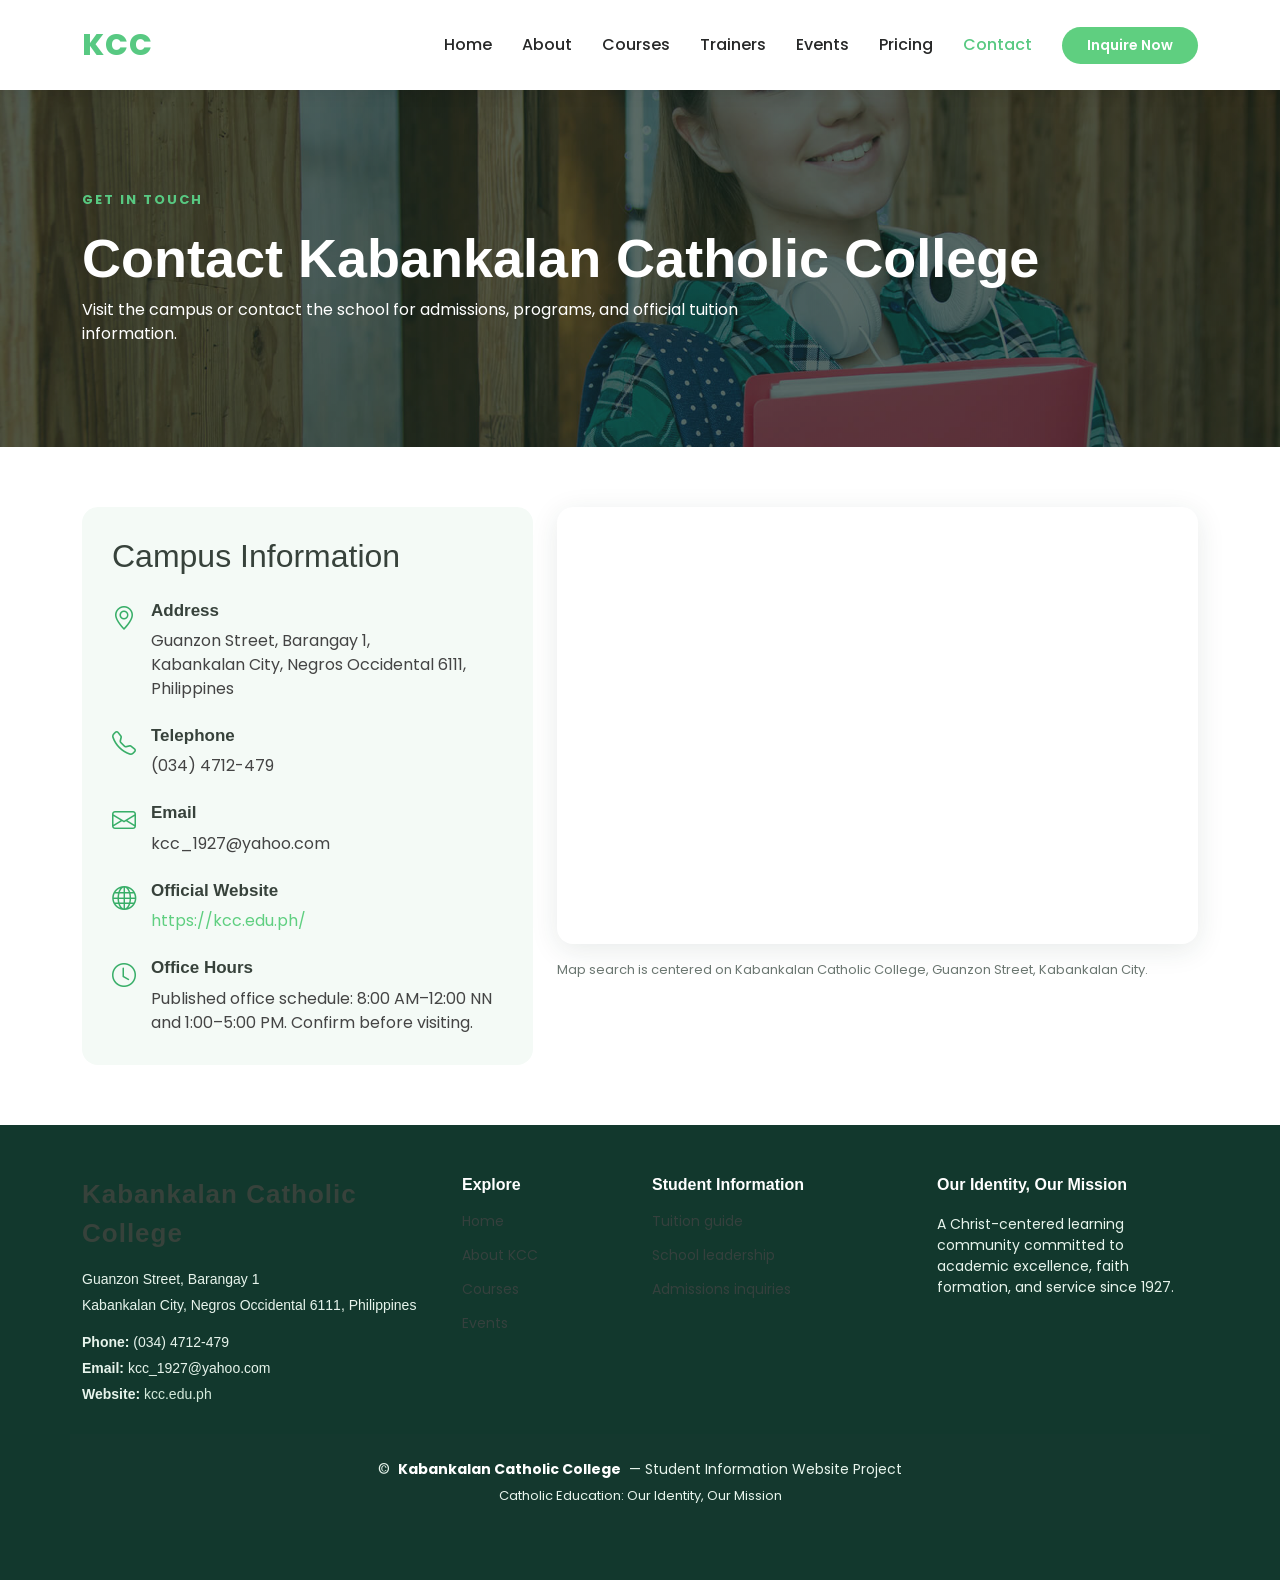
<file: contact.html>
<!DOCTYPE html>
<html lang="en">
<head>
  <meta charset="utf-8">
  <meta content="width=device-width, initial-scale=1.0" name="viewport">
  <title>Contact | Kabankalan Catholic College</title>
  <meta name="description" content="Kabankalan Catholic College, Inc. — Catholic education, academic excellence, faith formation, and service in Kabankalan City.">
  <meta name="keywords" content="Kabankalan Catholic College, KCC, Kabankalan, college programs">
  <link href="assets/img/favicon.png" rel="icon">
  <link href="assets/img/apple-touch-icon.png" rel="apple-touch-icon">
  <link href="https://fonts.googleapis.com" rel="preconnect">
  <link href="https://fonts.gstatic.com" rel="preconnect" crossorigin>
  <link href="https://fonts.googleapis.com/css2?family=Nunito:wght@400;600;700;800&family=Poppins:wght@400;500;600;700;800&display=swap" rel="stylesheet">
  <link href="assets/vendor/bootstrap/css/bootstrap.min.css" rel="stylesheet">
  <link href="assets/vendor/bootstrap-icons/bootstrap-icons.css" rel="stylesheet">
  <link href="assets/vendor/aos/aos.css" rel="stylesheet">
  <link href="assets/vendor/glightbox/css/glightbox.min.css" rel="stylesheet">
  <link href="assets/vendor/swiper/swiper-bundle.min.css" rel="stylesheet">
  <link href="assets/css/main.css" rel="stylesheet">
  <link href="assets/css/kcc-custom.css" rel="stylesheet">
</head>
<body>
<header id="header" class="header d-flex align-items-center sticky-top">
  <div class="container-fluid container-xl position-relative d-flex align-items-center">
    <a href="index.html" class="logo d-flex align-items-center me-auto">
      <span class="sitename">KCC</span>
    </a>
    <nav id="navmenu" class="navmenu">
      <ul>
        <li><a href="index.html" class="">Home<br></a></li>
        <li><a href="about.html" class="">About</a></li>
        <li><a href="courses.html" class="">Courses</a></li>
        <li><a href="trainers.html" class="">Trainers</a></li>
        <li><a href="events.html" class="">Events</a></li>
        <li><a href="pricing.html" class="">Pricing</a></li>
        <li><a href="contact.html" class="active">Contact</a></li>
      </ul>
      <i class="mobile-nav-toggle d-xl-none bi bi-list"></i>
    </nav>
    <a class="btn-getstarted" href="contact.html">Inquire Now</a>
  </div>
</header>
<main id="main">
<section class="page-title" style="background-image:linear-gradient(rgba(18,38,31,.68),rgba(18,38,31,.68)),url('assets/img/hero-bg.jpg');">
      <div class="container"><p class="eyebrow">Get in Touch</p><h1>Contact Kabankalan Catholic College</h1><p>Visit the campus or contact the school for admissions, programs, and official tuition information.</p></div></section>
<section class="section"><div class="container"><div class="row gy-4">
<div class="col-lg-5"><div class="contact-info"><h2>Campus Information</h2>
<div class="contact-item"><i class="bi bi-geo-alt"></i><div><h3>Address</h3><p>Guanzon Street, Barangay 1,<br>Kabankalan City, Negros Occidental 6111, Philippines</p></div></div>
<div class="contact-item"><i class="bi bi-telephone"></i><div><h3>Telephone</h3><p>(034) 4712-479</p></div></div>
<div class="contact-item"><i class="bi bi-envelope"></i><div><h3>Email</h3><p>kcc_1927@yahoo.com</p></div></div>
<div class="contact-item"><i class="bi bi-globe"></i><div><h3>Official Website</h3><p><a href="https://kcc.edu.ph/" target="_blank" rel="noopener">https://kcc.edu.ph/</a></p></div></div>
<div class="contact-item"><i class="bi bi-clock"></i><div><h3>Office Hours</h3><p>Published office schedule: 8:00 AM–12:00 NN and 1:00–5:00 PM. Confirm before visiting.</p></div></div>
</div></div>
<div class="col-lg-7"><div class="map-wrap"><iframe title="Map showing Kabankalan Catholic College" src="https://www.google.com/maps?q=Kabankalan%20Catholic%20College%2C%20Guanzon%20Street%2C%20Kabankalan%20City&output=embed" width="100%" height="430" style="border:0;" allowfullscreen="" loading="lazy" referrerpolicy="no-referrer-when-downgrade"></iframe></div><p class="small-note mt-3">Map search is centered on Kabankalan Catholic College, Guanzon Street, Kabankalan City.</p></div>
</div></div></section>

</main>
<footer id="footer" class="footer position-relative">
  <div class="container footer-top">
    <div class="row gy-4">
      <div class="col-lg-4 col-md-6 footer-about">
        <a href="index.html" class="logo d-flex align-items-center"><span class="sitename">Kabankalan Catholic College</span></a>
        <div class="footer-contact pt-3">
          <p>Guanzon Street, Barangay 1</p><p>Kabankalan City, Negros Occidental 6111, Philippines</p>
          <p class="mt-3"><strong>Phone:</strong> <span>(034) 4712-479</span></p>
          <p><strong>Email:</strong> <span>kcc_1927@yahoo.com</span></p>
          <p><strong>Website:</strong> <a href="https://kcc.edu.ph/" target="_blank" rel="noopener">kcc.edu.ph</a></p>
        </div>
      </div>
      <div class="col-lg-2 col-md-3 footer-links"><h4>Explore</h4><ul>
        <li><a href="index.html">Home</a></li><li><a href="about.html">About KCC</a></li>
        <li><a href="courses.html">Courses</a></li><li><a href="events.html">Events</a></li>
      </ul></div>
      <div class="col-lg-3 col-md-3 footer-links"><h4>Student Information</h4><ul>
        <li><a href="pricing.html">Tuition guide</a></li><li><a href="trainers.html">School leadership</a></li>
        <li><a href="contact.html">Admissions inquiries</a></li>
      </ul></div>
      <div class="col-lg-3 col-md-12"><h4>Our Identity, Our Mission</h4>
        <p>A Christ-centered learning community committed to academic excellence, faith formation, and service since 1927.</p>
      </div>
    </div>
  </div>
  <div class="container copyright text-center mt-4">
    <p>© <strong class="px-1 sitename">Kabankalan Catholic College</strong> — Student Information Website Project</p>
    <div class="credits">Catholic Education: Our Identity, Our Mission</div>
  </div>
</footer>
<a href="#" id="scroll-top" class="scroll-top d-flex align-items-center justify-content-center"><i class="bi bi-arrow-up-short"></i></a>
<div id="preloader"></div>
<script src="assets/vendor/bootstrap/js/bootstrap.bundle.min.js"></script>
<script src="assets/vendor/aos/aos.js"></script>
<script src="assets/vendor/glightbox/js/glightbox.min.js"></script>
<script src="assets/vendor/swiper/swiper-bundle.min.js"></script>
<script src="assets/js/main.js"></script>
</body></html>
</file>
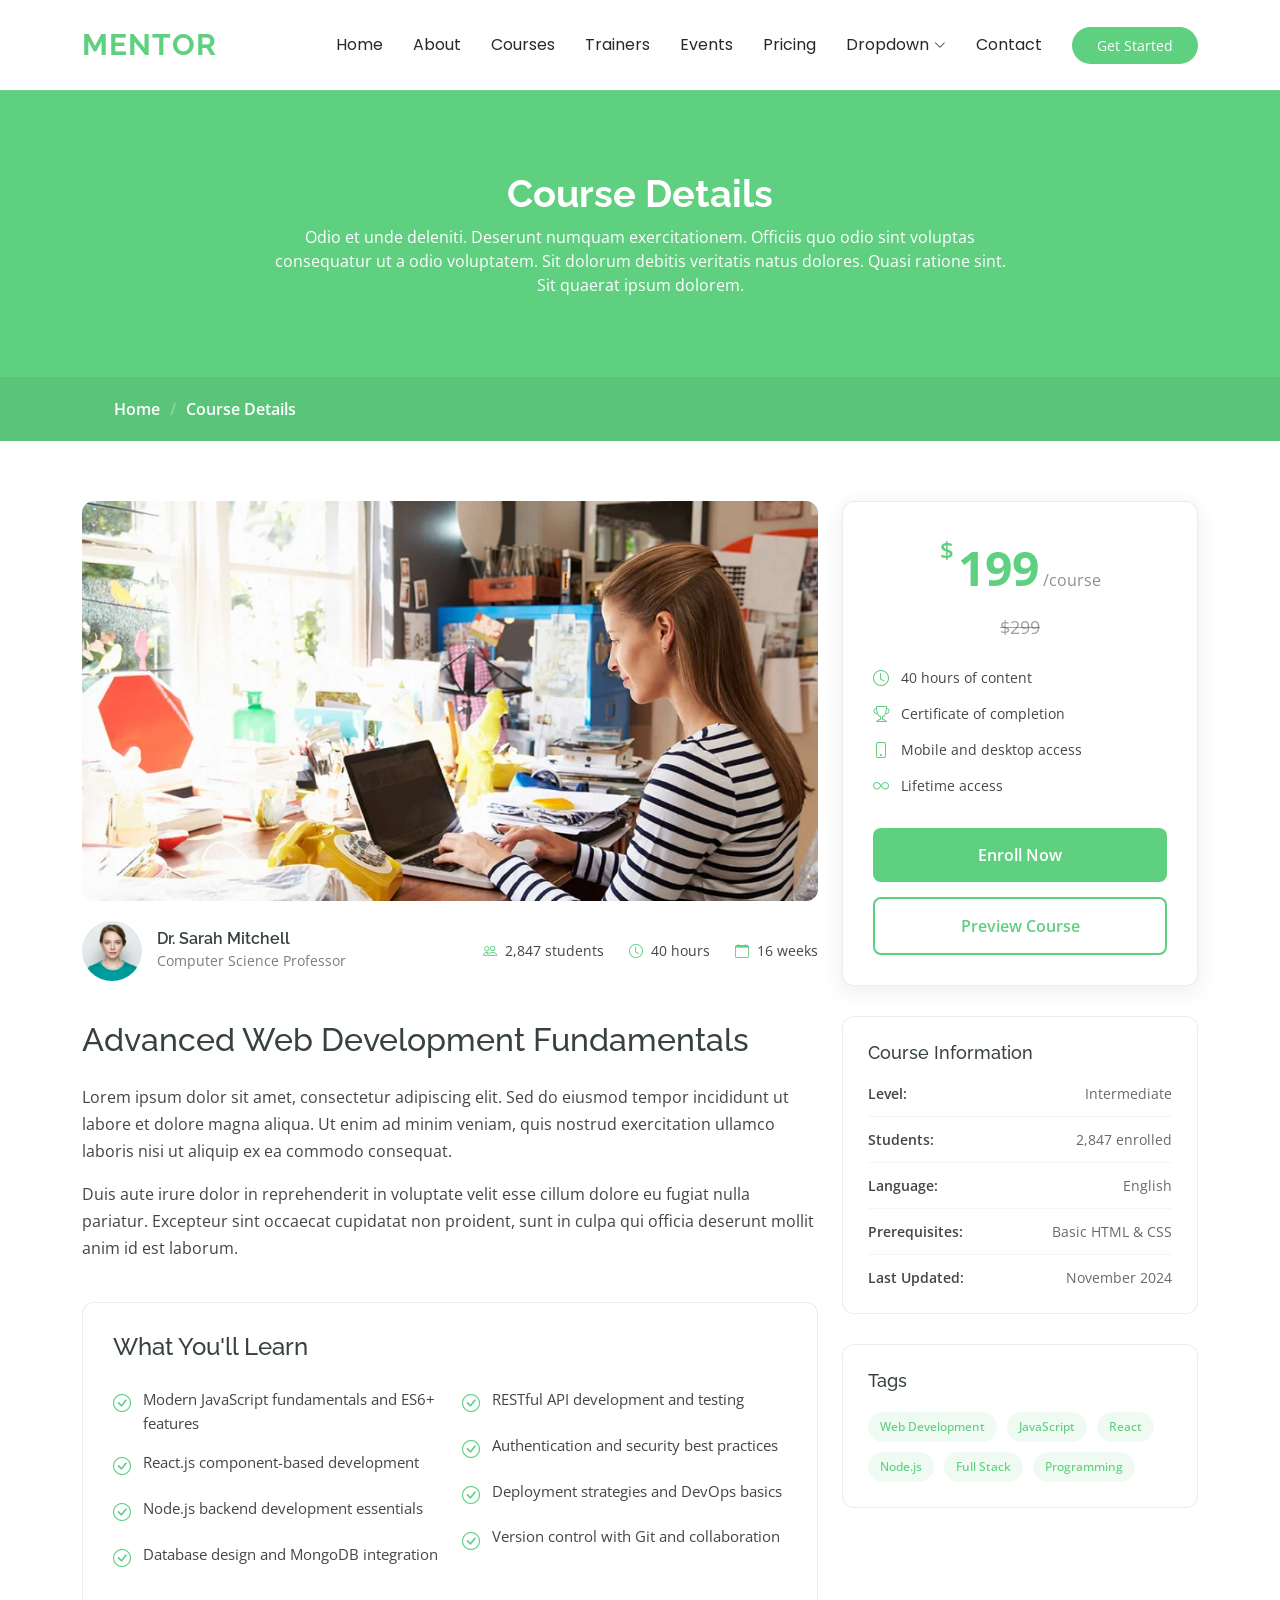
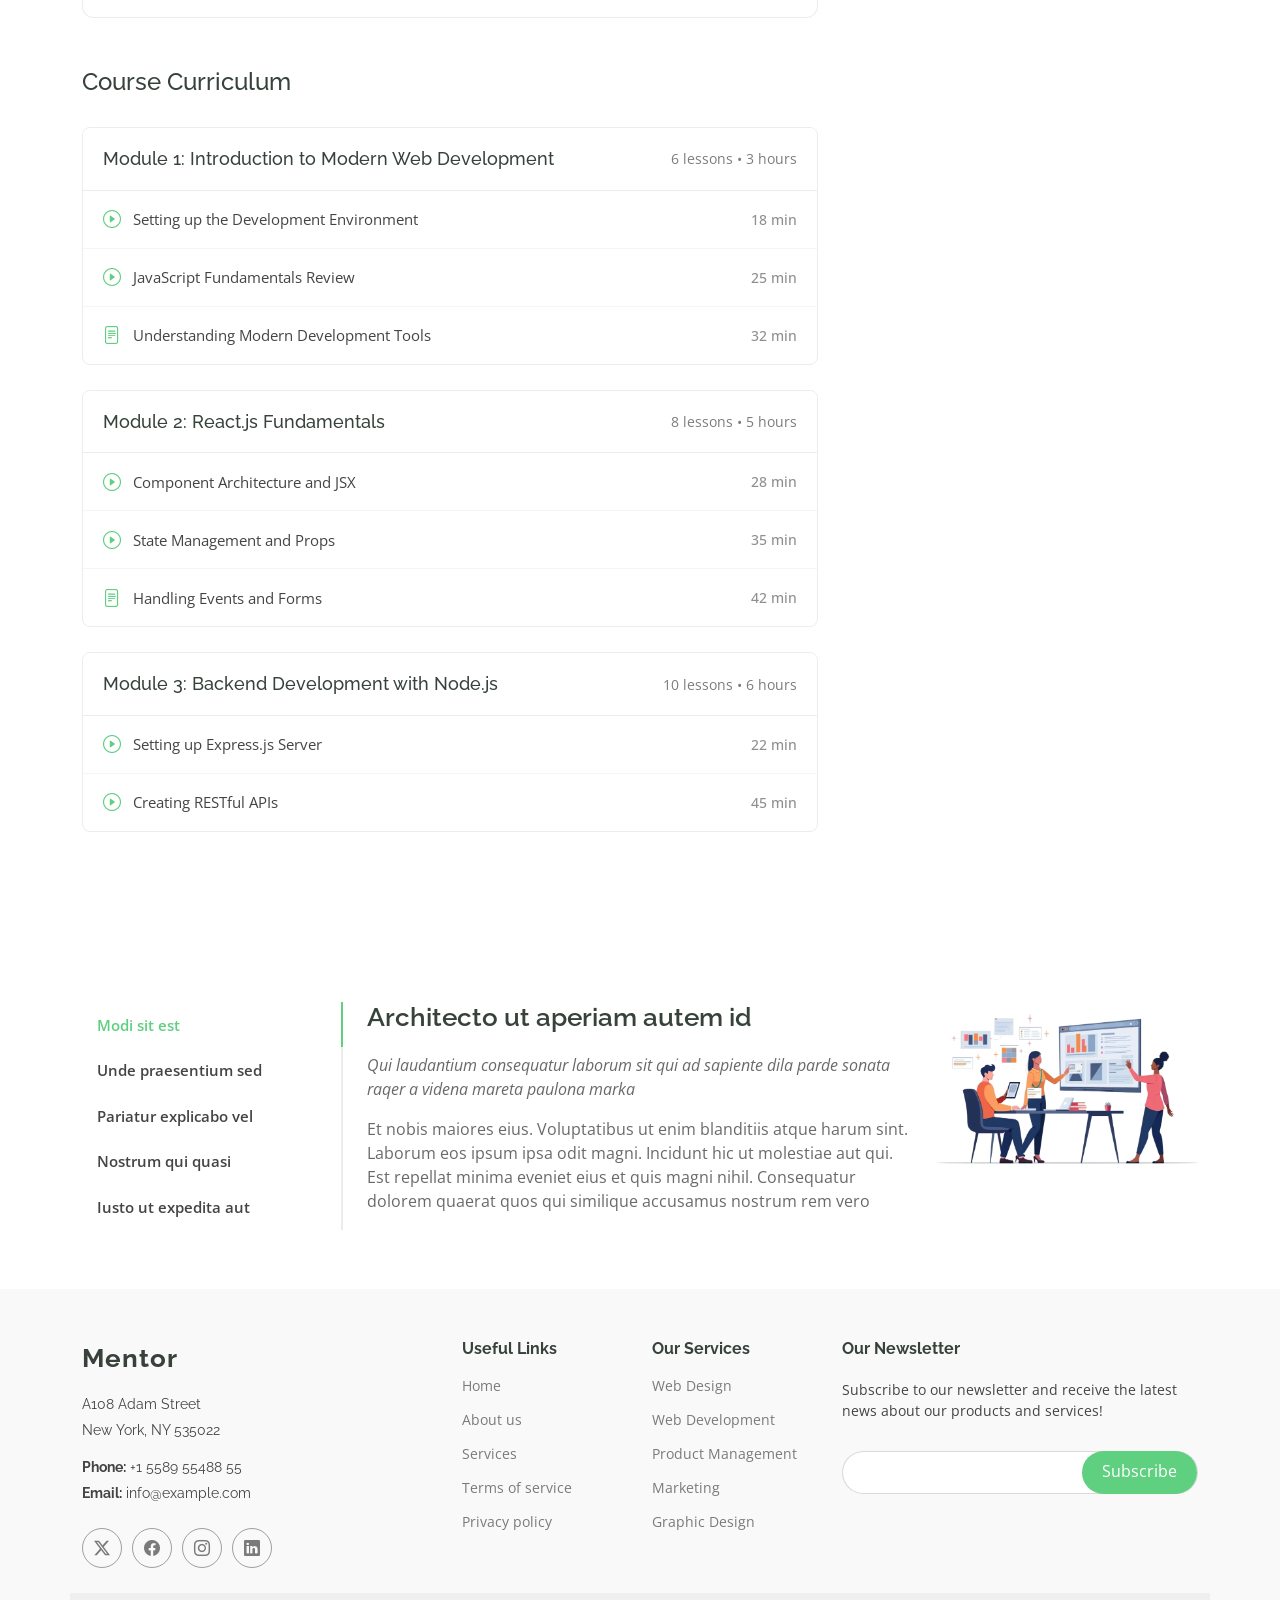
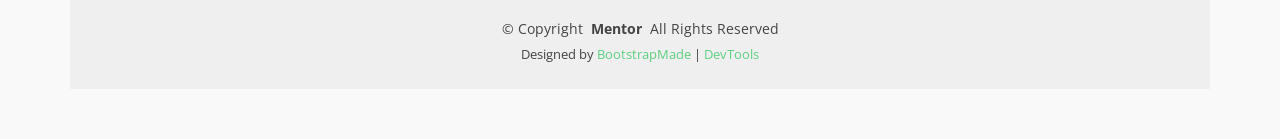
<file: course-details.html>
<!DOCTYPE html>
<html lang="en">

<head>
  <meta charset="utf-8">
  <meta content="width=device-width, initial-scale=1.0" name="viewport">
  <title>Course Details - Mentor Bootstrap Template</title>
  <meta name="description" content="">
  <meta name="keywords" content="">

  <!-- Favicons -->
  <link href="assets/img/favicon.png" rel="icon">
  <link href="assets/img/apple-touch-icon.png" rel="apple-touch-icon">

  <!-- Fonts -->
  <link href="https://fonts.googleapis.com" rel="preconnect">
  <link href="https://fonts.gstatic.com" rel="preconnect" crossorigin>
  <link href="https://fonts.googleapis.com/css2?family=Open+Sans:ital,wght@0,300;0,400;0,500;0,600;0,700;0,800;1,300;1,400;1,500;1,600;1,700;1,800&family=Poppins:ital,wght@0,100;0,200;0,300;0,400;0,500;0,600;0,700;0,800;0,900;1,100;1,200;1,300;1,400;1,500;1,600;1,700;1,800;1,900&family=Raleway:ital,wght@0,100;0,200;0,300;0,400;0,500;0,600;0,700;0,800;0,900;1,100;1,200;1,300;1,400;1,500;1,600;1,700;1,800;1,900&display=swap" rel="stylesheet">

  <!-- Vendor CSS Files -->
  <link href="assets/vendor/bootstrap/css/bootstrap.min.css" rel="stylesheet">
  <link href="assets/vendor/bootstrap-icons/bootstrap-icons.css" rel="stylesheet">
  <link href="assets/vendor/aos/aos.css" rel="stylesheet">
  <link href="assets/vendor/glightbox/css/glightbox.min.css" rel="stylesheet">
  <link href="assets/vendor/swiper/swiper-bundle.min.css" rel="stylesheet">

  <!-- Main CSS File -->
  <link href="assets/css/main.css" rel="stylesheet">

  <!-- =======================================================
  * Template Name: Mentor
  * Template URL: https://bootstrapmade.com/mentor-free-education-bootstrap-theme/
  * Updated: Jul 07 2025 with Bootstrap v5.3.7
  * Author: BootstrapMade.com
  * License: https://bootstrapmade.com/license/
  ======================================================== -->
</head>

<body class="course-details-page">

  <header id="header" class="header d-flex align-items-center sticky-top">
    <div class="container-fluid container-xl position-relative d-flex align-items-center">

      <a href="index.html" class="logo d-flex align-items-center me-auto">
        <!-- Uncomment the line below if you also wish to use an image logo -->
        <!-- <img src="assets/img/logo.webp" alt=""> -->
        <h1 class="sitename">Mentor</h1>
      </a>

      <nav id="navmenu" class="navmenu">
        <ul>
          <li><a href="index.html">Home<br></a></li>
          <li><a href="about.html">About</a></li>
          <li><a href="courses.html">Courses</a></li>
          <li><a href="trainers.html">Trainers</a></li>
          <li><a href="events.html">Events</a></li>
          <li><a href="pricing.html">Pricing</a></li>
          <li class="dropdown"><a href="#"><span>Dropdown</span> <i class="bi bi-chevron-down toggle-dropdown"></i></a>
            <ul>
              <li><a href="#">Dropdown 1</a></li>
              <li class="dropdown"><a href="#"><span>Deep Dropdown</span> <i class="bi bi-chevron-down toggle-dropdown"></i></a>
                <ul>
                  <li><a href="#">Deep Dropdown 1</a></li>
                  <li><a href="#">Deep Dropdown 2</a></li>
                  <li><a href="#">Deep Dropdown 3</a></li>
                  <li><a href="#">Deep Dropdown 4</a></li>
                  <li><a href="#">Deep Dropdown 5</a></li>
                </ul>
              </li>
              <li><a href="#">Dropdown 2</a></li>
              <li><a href="#">Dropdown 3</a></li>
              <li><a href="#">Dropdown 4</a></li>
            </ul>
          </li>
          <li><a href="contact.html">Contact</a></li>
        </ul>
        <i class="mobile-nav-toggle d-xl-none bi bi-list"></i>
      </nav>

      <a class="btn-getstarted" href="courses.html">Get Started</a>

    </div>
  </header>

  <main class="main">

    <!-- Page Title -->
    <div class="page-title" data-aos="fade">
      <div class="heading">
        <div class="container">
          <div class="row d-flex justify-content-center text-center">
            <div class="col-lg-8">
              <h1>Course Details</h1>
              <p class="mb-0">Odio et unde deleniti. Deserunt numquam exercitationem. Officiis quo odio sint voluptas consequatur ut a odio voluptatem. Sit dolorum debitis veritatis natus dolores. Quasi ratione sint. Sit quaerat ipsum dolorem.</p>
            </div>
          </div>
        </div>
      </div>
      <nav class="breadcrumbs">
        <div class="container">
          <ol>
            <li><a href="index.html">Home</a></li>
            <li class="current">Course Details</li>
          </ol>
        </div>
      </nav>
    </div><!-- End Page Title -->

    <!-- Course Details Section -->
    <section id="course-details" class="course-details section">

      <div class="container" data-aos="fade-up" data-aos-delay="100">

        <div class="row">
          <div class="col-lg-8">

            <!-- Course Header -->
            <div class="course-header" data-aos="fade-up" data-aos-delay="200">
              <div class="course-image">
                <img src="assets/img/course/course-details-1.webp" alt="Course Image" class="img-fluid">
              </div>
              <div class="course-meta">
                <div class="instructor">
                  <img src="assets/img/person/person-f-3.webp" alt="Instructor" class="instructor-avatar">
                  <div class="instructor-info">
                    <h6>Dr. Sarah Mitchell</h6>
                    <span>Computer Science Professor</span>
                  </div>
                </div>
                <div class="course-stats">
                  <div class="stat-item">
                    <i class="bi bi-people"></i>
                    <span>2,847 students</span>
                  </div>
                  <div class="stat-item">
                    <i class="bi bi-clock"></i>
                    <span>40 hours</span>
                  </div>
                  <div class="stat-item">
                    <i class="bi bi-calendar"></i>
                    <span>16 weeks</span>
                  </div>
                </div>
              </div>
            </div><!-- End Course Header -->

            <!-- Course Content -->
            <div class="course-content" data-aos="fade-up" data-aos-delay="300">
              <h2>Advanced Web Development Fundamentals</h2>

              <div class="course-description">
                <p>Lorem ipsum dolor sit amet, consectetur adipiscing elit. Sed do eiusmod tempor incididunt ut labore et dolore magna aliqua. Ut enim ad minim veniam, quis nostrud exercitation ullamco laboris nisi ut aliquip ex ea commodo consequat.</p>

                <p>Duis aute irure dolor in reprehenderit in voluptate velit esse cillum dolore eu fugiat nulla pariatur. Excepteur sint occaecat cupidatat non proident, sunt in culpa qui officia deserunt mollit anim id est laborum.</p>
              </div>

              <div class="what-you-learn">
                <h3>What You'll Learn</h3>
                <div class="row">
                  <div class="col-md-6">
                    <ul class="learn-list">
                      <li><i class="bi bi-check-circle"></i>Modern JavaScript fundamentals and ES6+ features</li>
                      <li><i class="bi bi-check-circle"></i>React.js component-based development</li>
                      <li><i class="bi bi-check-circle"></i>Node.js backend development essentials</li>
                      <li><i class="bi bi-check-circle"></i>Database design and MongoDB integration</li>
                    </ul>
                  </div>
                  <div class="col-md-6">
                    <ul class="learn-list">
                      <li><i class="bi bi-check-circle"></i>RESTful API development and testing</li>
                      <li><i class="bi bi-check-circle"></i>Authentication and security best practices</li>
                      <li><i class="bi bi-check-circle"></i>Deployment strategies and DevOps basics</li>
                      <li><i class="bi bi-check-circle"></i>Version control with Git and collaboration</li>
                    </ul>
                  </div>
                </div>
              </div>

            </div><!-- End Course Content -->

            <!-- Course Curriculum -->
            <div class="course-curriculum" data-aos="fade-up" data-aos-delay="400">
              <h3>Course Curriculum</h3>

              <div class="curriculum-section">
                <div class="section-header">
                  <h4>Module 1: Introduction to Modern Web Development</h4>
                  <span class="lessons-count">6 lessons • 3 hours</span>
                </div>
                <div class="lessons">
                  <div class="lesson-item">
                    <div class="lesson-info">
                      <i class="bi bi-play-circle"></i>
                      <span>Setting up the Development Environment</span>
                    </div>
                    <span class="lesson-duration">18 min</span>
                  </div>
                  <div class="lesson-item">
                    <div class="lesson-info">
                      <i class="bi bi-play-circle"></i>
                      <span>JavaScript Fundamentals Review</span>
                    </div>
                    <span class="lesson-duration">25 min</span>
                  </div>
                  <div class="lesson-item">
                    <div class="lesson-info">
                      <i class="bi bi-file-text"></i>
                      <span>Understanding Modern Development Tools</span>
                    </div>
                    <span class="lesson-duration">32 min</span>
                  </div>
                </div>
              </div>

              <div class="curriculum-section">
                <div class="section-header">
                  <h4>Module 2: React.js Fundamentals</h4>
                  <span class="lessons-count">8 lessons • 5 hours</span>
                </div>
                <div class="lessons">
                  <div class="lesson-item">
                    <div class="lesson-info">
                      <i class="bi bi-play-circle"></i>
                      <span>Component Architecture and JSX</span>
                    </div>
                    <span class="lesson-duration">28 min</span>
                  </div>
                  <div class="lesson-item">
                    <div class="lesson-info">
                      <i class="bi bi-play-circle"></i>
                      <span>State Management and Props</span>
                    </div>
                    <span class="lesson-duration">35 min</span>
                  </div>
                  <div class="lesson-item">
                    <div class="lesson-info">
                      <i class="bi bi-file-text"></i>
                      <span>Handling Events and Forms</span>
                    </div>
                    <span class="lesson-duration">42 min</span>
                  </div>
                </div>
              </div>

              <div class="curriculum-section">
                <div class="section-header">
                  <h4>Module 3: Backend Development with Node.js</h4>
                  <span class="lessons-count">10 lessons • 6 hours</span>
                </div>
                <div class="lessons">
                  <div class="lesson-item">
                    <div class="lesson-info">
                      <i class="bi bi-play-circle"></i>
                      <span>Setting up Express.js Server</span>
                    </div>
                    <span class="lesson-duration">22 min</span>
                  </div>
                  <div class="lesson-item">
                    <div class="lesson-info">
                      <i class="bi bi-play-circle"></i>
                      <span>Creating RESTful APIs</span>
                    </div>
                    <span class="lesson-duration">45 min</span>
                  </div>
                </div>
              </div>

            </div><!-- End Course Curriculum -->

          </div>

          <div class="col-lg-4">

            <!-- Course Sidebar -->
            <div class="course-sidebar" data-aos="fade-up" data-aos-delay="200">

              <!-- Pricing Card -->
              <div class="pricing-card">
                <div class="price">
                  <span class="currency">$</span>
                  <span class="amount">199</span>
                  <span class="period">/course</span>
                </div>
                <div class="original-price">$299</div>

                <div class="course-features">
                  <div class="feature">
                    <i class="bi bi-clock"></i>
                    <span>40 hours of content</span>
                  </div>
                  <div class="feature">
                    <i class="bi bi-trophy"></i>
                    <span>Certificate of completion</span>
                  </div>
                  <div class="feature">
                    <i class="bi bi-phone"></i>
                    <span>Mobile and desktop access</span>
                  </div>
                  <div class="feature">
                    <i class="bi bi-infinity"></i>
                    <span>Lifetime access</span>
                  </div>
                </div>

                <button class="btn-enroll">Enroll Now</button>
                <button class="btn-preview">Preview Course</button>
              </div><!-- End Pricing Card -->

              <!-- Course Info -->
              <div class="course-info-card">
                <h4>Course Information</h4>
                <div class="info-item">
                  <span class="label">Level:</span>
                  <span class="value">Intermediate</span>
                </div>
                <div class="info-item">
                  <span class="label">Students:</span>
                  <span class="value">2,847 enrolled</span>
                </div>
                <div class="info-item">
                  <span class="label">Language:</span>
                  <span class="value">English</span>
                </div>
                <div class="info-item">
                  <span class="label">Prerequisites:</span>
                  <span class="value">Basic HTML &amp; CSS</span>
                </div>
                <div class="info-item">
                  <span class="label">Last Updated:</span>
                  <span class="value">November 2024</span>
                </div>
              </div><!-- End Course Info -->

              <!-- Tags -->
              <div class="course-tags">
                <h4>Tags</h4>
                <div class="tags-list">
                  <span class="tag">Web Development</span>
                  <span class="tag">JavaScript</span>
                  <span class="tag">React</span>
                  <span class="tag">Node.js</span>
                  <span class="tag">Full Stack</span>
                  <span class="tag">Programming</span>
                </div>
              </div><!-- End Tags -->

            </div><!-- End Course Sidebar -->

          </div>

        </div>

      </div>

    </section><!-- /Course Details Section -->

    <!-- Tabs Section -->
    <section id="tabs" class="tabs section">

      <div class="container" data-aos="fade-up" data-aos-delay="100">

        <div class="row">
          <div class="col-lg-3">
            <ul class="nav nav-tabs flex-column">
              <li class="nav-item">
                <a class="nav-link active show" data-bs-toggle="tab" href="#tab-1">Modi sit est</a>
              </li>
              <li class="nav-item">
                <a class="nav-link" data-bs-toggle="tab" href="#tab-2">Unde praesentium sed</a>
              </li>
              <li class="nav-item">
                <a class="nav-link" data-bs-toggle="tab" href="#tab-3">Pariatur explicabo vel</a>
              </li>
              <li class="nav-item">
                <a class="nav-link" data-bs-toggle="tab" href="#tab-4">Nostrum qui quasi</a>
              </li>
              <li class="nav-item">
                <a class="nav-link" data-bs-toggle="tab" href="#tab-5">Iusto ut expedita aut</a>
              </li>
            </ul>
          </div>
          <div class="col-lg-9 mt-4 mt-lg-0">
            <div class="tab-content">
              <div class="tab-pane active show" id="tab-1">
                <div class="row">
                  <div class="col-lg-8 details order-2 order-lg-1">
                    <h3>Architecto ut aperiam autem id</h3>
                    <p class="fst-italic">Qui laudantium consequatur laborum sit qui ad sapiente dila parde sonata raqer a videna mareta paulona marka</p>
                    <p>Et nobis maiores eius. Voluptatibus ut enim blanditiis atque harum sint. Laborum eos ipsum ipsa odit magni. Incidunt hic ut molestiae aut qui. Est repellat minima eveniet eius et quis magni nihil. Consequatur dolorem quaerat quos qui similique accusamus nostrum rem vero</p>
                  </div>
                  <div class="col-lg-4 text-center order-1 order-lg-2">
                    <img src="assets/img/illustration/illustration-13.webp" alt="" class="img-fluid">
                  </div>
                </div>
              </div>
              <div class="tab-pane" id="tab-2">
                <div class="row">
                  <div class="col-lg-8 details order-2 order-lg-1">
                    <h3>Et blanditiis nemo veritatis excepturi</h3>
                    <p class="fst-italic">Qui laudantium consequatur laborum sit qui ad sapiente dila parde sonata raqer a videna mareta paulona marka</p>
                    <p>Ea ipsum voluptatem consequatur quis est. Illum error ullam omnis quia et reiciendis sunt sunt est. Non aliquid repellendus itaque accusamus eius et velit ipsa voluptates. Optio nesciunt eaque beatae accusamus lerode pakto madirna desera vafle de nideran pal</p>
                  </div>
                  <div class="col-lg-4 text-center order-1 order-lg-2">
                    <img src="assets/img/illustration/illustration-11.webp" alt="" class="img-fluid">
                  </div>
                </div>
              </div>
              <div class="tab-pane" id="tab-3">
                <div class="row">
                  <div class="col-lg-8 details order-2 order-lg-1">
                    <h3>Impedit facilis occaecati odio neque aperiam sit</h3>
                    <p class="fst-italic">Eos voluptatibus quo. Odio similique illum id quidem non enim fuga. Qui natus non sunt dicta dolor et. In asperiores velit quaerat perferendis aut</p>
                    <p>Iure officiis odit rerum. Harum sequi eum illum corrupti culpa veritatis quisquam. Neque necessitatibus illo rerum eum ut. Commodi ipsam minima molestiae sed laboriosam a iste odio. Earum odit nesciunt fugiat sit ullam. Soluta et harum voluptatem optio quae</p>
                  </div>
                  <div class="col-lg-4 text-center order-1 order-lg-2">
                    <img src="assets/img/illustration/illustration-14.webp" alt="" class="img-fluid">
                  </div>
                </div>
              </div>
              <div class="tab-pane" id="tab-4">
                <div class="row">
                  <div class="col-lg-8 details order-2 order-lg-1">
                    <h3>Fuga dolores inventore laboriosam ut est accusamus laboriosam dolore</h3>
                    <p class="fst-italic">Totam aperiam accusamus. Repellat consequuntur iure voluptas iure porro quis delectus</p>
                    <p>Eaque consequuntur consequuntur libero expedita in voluptas. Nostrum ipsam necessitatibus aliquam fugiat debitis quis velit. Eum ex maxime error in consequatur corporis atque. Eligendi asperiores sed qui veritatis aperiam quia a laborum inventore</p>
                  </div>
                  <div class="col-lg-4 text-center order-1 order-lg-2">
                    <img src="assets/img/illustration/illustration-12.webp" alt="" class="img-fluid">
                  </div>
                </div>
              </div>
              <div class="tab-pane" id="tab-5">
                <div class="row">
                  <div class="col-lg-8 details order-2 order-lg-1">
                    <h3>Est eveniet ipsam sindera pad rone matrelat sando reda</h3>
                    <p class="fst-italic">Omnis blanditiis saepe eos autem qui sunt debitis porro quia.</p>
                    <p>Exercitationem nostrum omnis. Ut reiciendis repudiandae minus. Omnis recusandae ut non quam ut quod eius qui. Ipsum quia odit vero atque qui quibusdam amet. Occaecati sed est sint aut vitae molestiae voluptate vel</p>
                  </div>
                  <div class="col-lg-4 text-center order-1 order-lg-2">
                    <img src="assets/img/illustration/illustration-10.webp" alt="" class="img-fluid">
                  </div>
                </div>
              </div>
            </div>
          </div>
        </div>

      </div>

    </section><!-- /Tabs Section -->

  </main>

  <footer id="footer" class="footer position-relative light-background">

    <div class="container footer-top">
      <div class="row gy-4">
        <div class="col-lg-4 col-md-6 footer-about">
          <a href="index.html" class="logo d-flex align-items-center">
            <span class="sitename">Mentor</span>
          </a>
          <div class="footer-contact pt-3">
            <p>A108 Adam Street</p>
            <p>New York, NY 535022</p>
            <p class="mt-3"><strong>Phone:</strong> <span>+1 5589 55488 55</span></p>
            <p><strong>Email:</strong> <span>info@example.com</span></p>
          </div>
          <div class="social-links d-flex mt-4">
            <a href=""><i class="bi bi-twitter-x"></i></a>
            <a href=""><i class="bi bi-facebook"></i></a>
            <a href=""><i class="bi bi-instagram"></i></a>
            <a href=""><i class="bi bi-linkedin"></i></a>
          </div>
        </div>

        <div class="col-lg-2 col-md-3 footer-links">
          <h4>Useful Links</h4>
          <ul>
            <li><a href="#">Home</a></li>
            <li><a href="#">About us</a></li>
            <li><a href="#">Services</a></li>
            <li><a href="#">Terms of service</a></li>
            <li><a href="#">Privacy policy</a></li>
          </ul>
        </div>

        <div class="col-lg-2 col-md-3 footer-links">
          <h4>Our Services</h4>
          <ul>
            <li><a href="#">Web Design</a></li>
            <li><a href="#">Web Development</a></li>
            <li><a href="#">Product Management</a></li>
            <li><a href="#">Marketing</a></li>
            <li><a href="#">Graphic Design</a></li>
          </ul>
        </div>

        <div class="col-lg-4 col-md-12 footer-newsletter">
          <h4>Our Newsletter</h4>
          <p>Subscribe to our newsletter and receive the latest news about our products and services!</p>
          <form action="#" method="post" class="email-form">
            <div class="newsletter-form"><input type="email" name="email"><input type="submit" value="Subscribe"></div>
            <div class="loading">Loading</div>
            <div class="error-message"></div>
            <div class="sent-message">Your subscription request has been sent. Thank you!</div>
          </form>
        </div>

      </div>
    </div>

    <div class="container copyright text-center mt-4">
      <p>© <span>Copyright</span> <strong class="px-1 sitename">Mentor</strong> <span>All Rights Reserved</span></p>
      <div class="credits">
        <!-- All the links in the footer should remain intact. -->
        <!-- You can delete the links only if you've purchased the pro version. -->
        <!-- Licensing information: https://bootstrapmade.com/license/ -->
        Designed by <a href="https://bootstrapmade.com/">BootstrapMade</a> | <a href="https://bootstrapmade.com/tools/">DevTools</a>
      </div>
    </div>

  </footer>

  <!-- Scroll Top -->
  <a href="#" id="scroll-top" class="scroll-top d-flex align-items-center justify-content-center"><i class="bi bi-arrow-up-short"></i></a>

  <!-- Preloader -->
  <div id="preloader"></div>

  <!-- Vendor JS Files -->
  <script src="assets/vendor/bootstrap/js/bootstrap.bundle.min.js"></script>
  <script src="assets/vendor/aos/aos.js"></script>
  <script src="assets/vendor/glightbox/js/glightbox.min.js"></script>
  <script src="assets/vendor/purecounter/purecounter_vanilla.js"></script>
  <script src="assets/vendor/swiper/swiper-bundle.min.js"></script>

  <!-- Main JS File -->
  <script src="assets/js/main.js"></script>

</body>

</html>
</file>
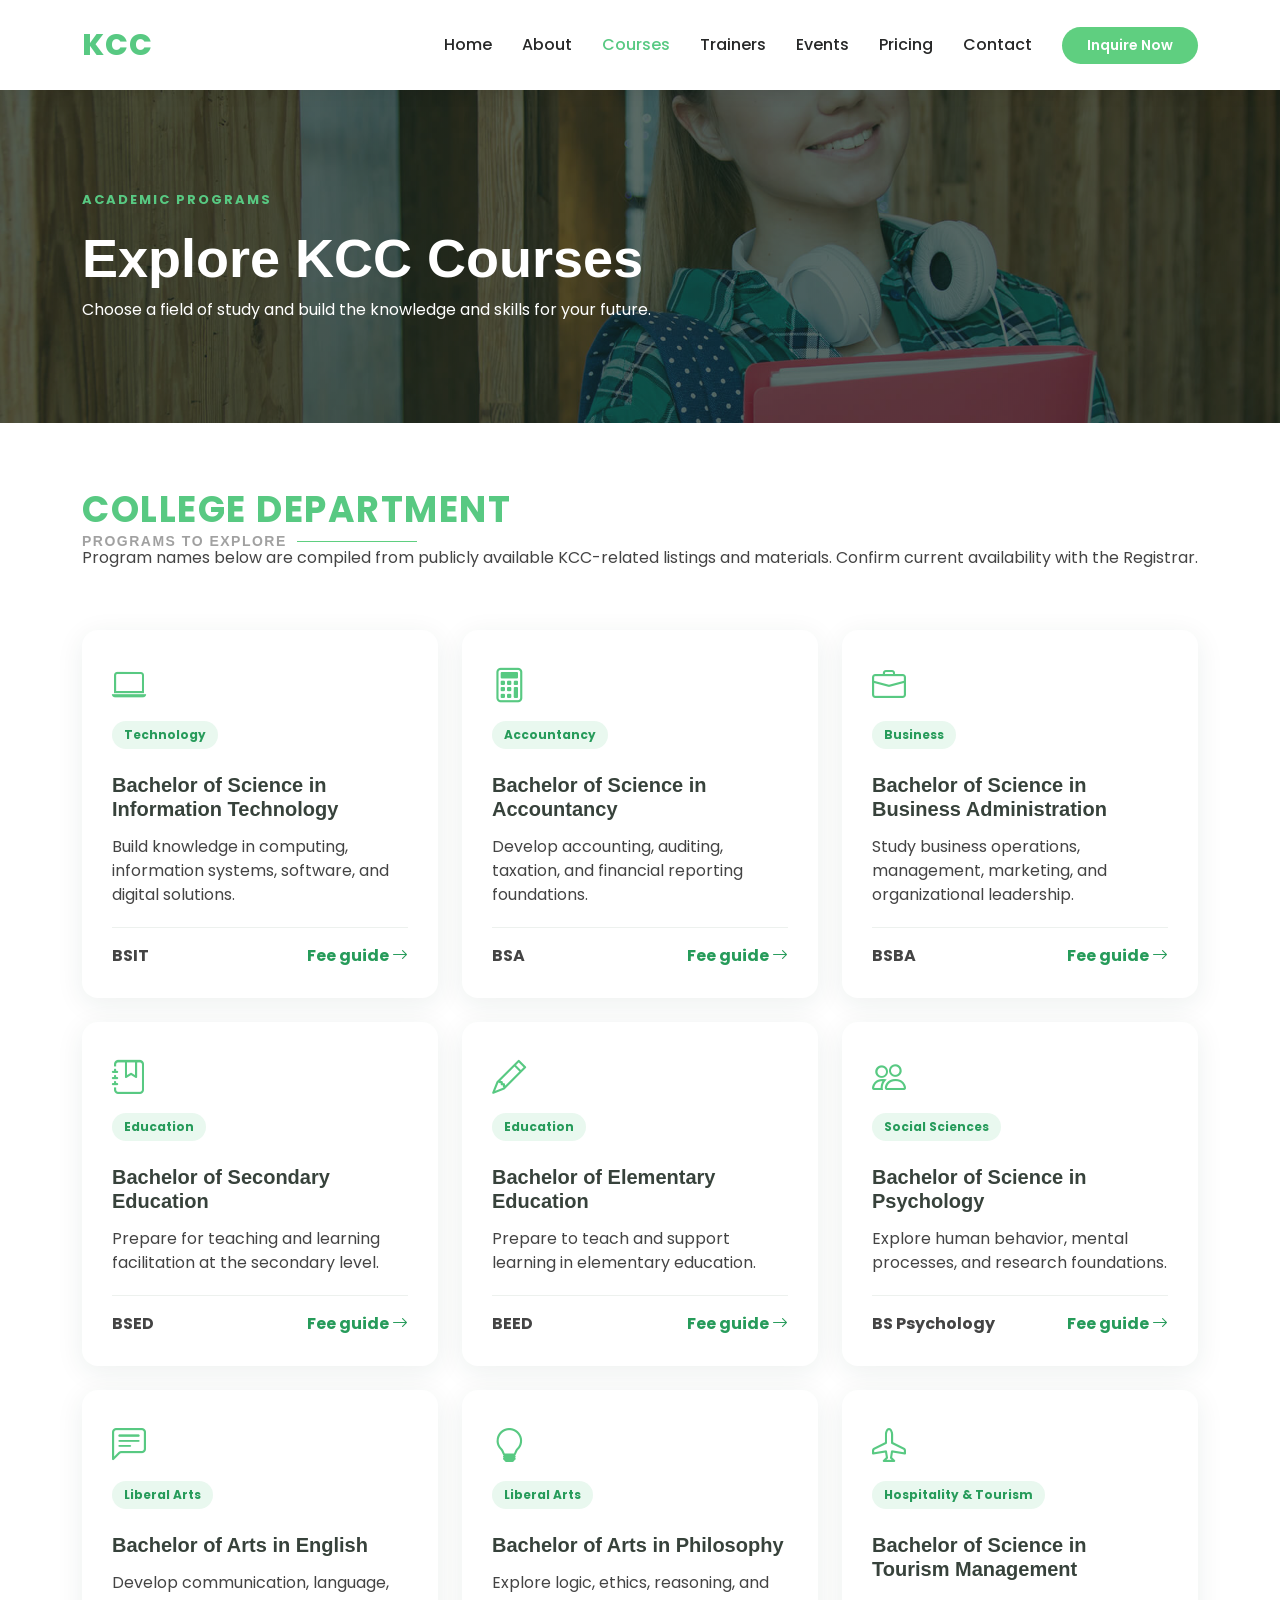
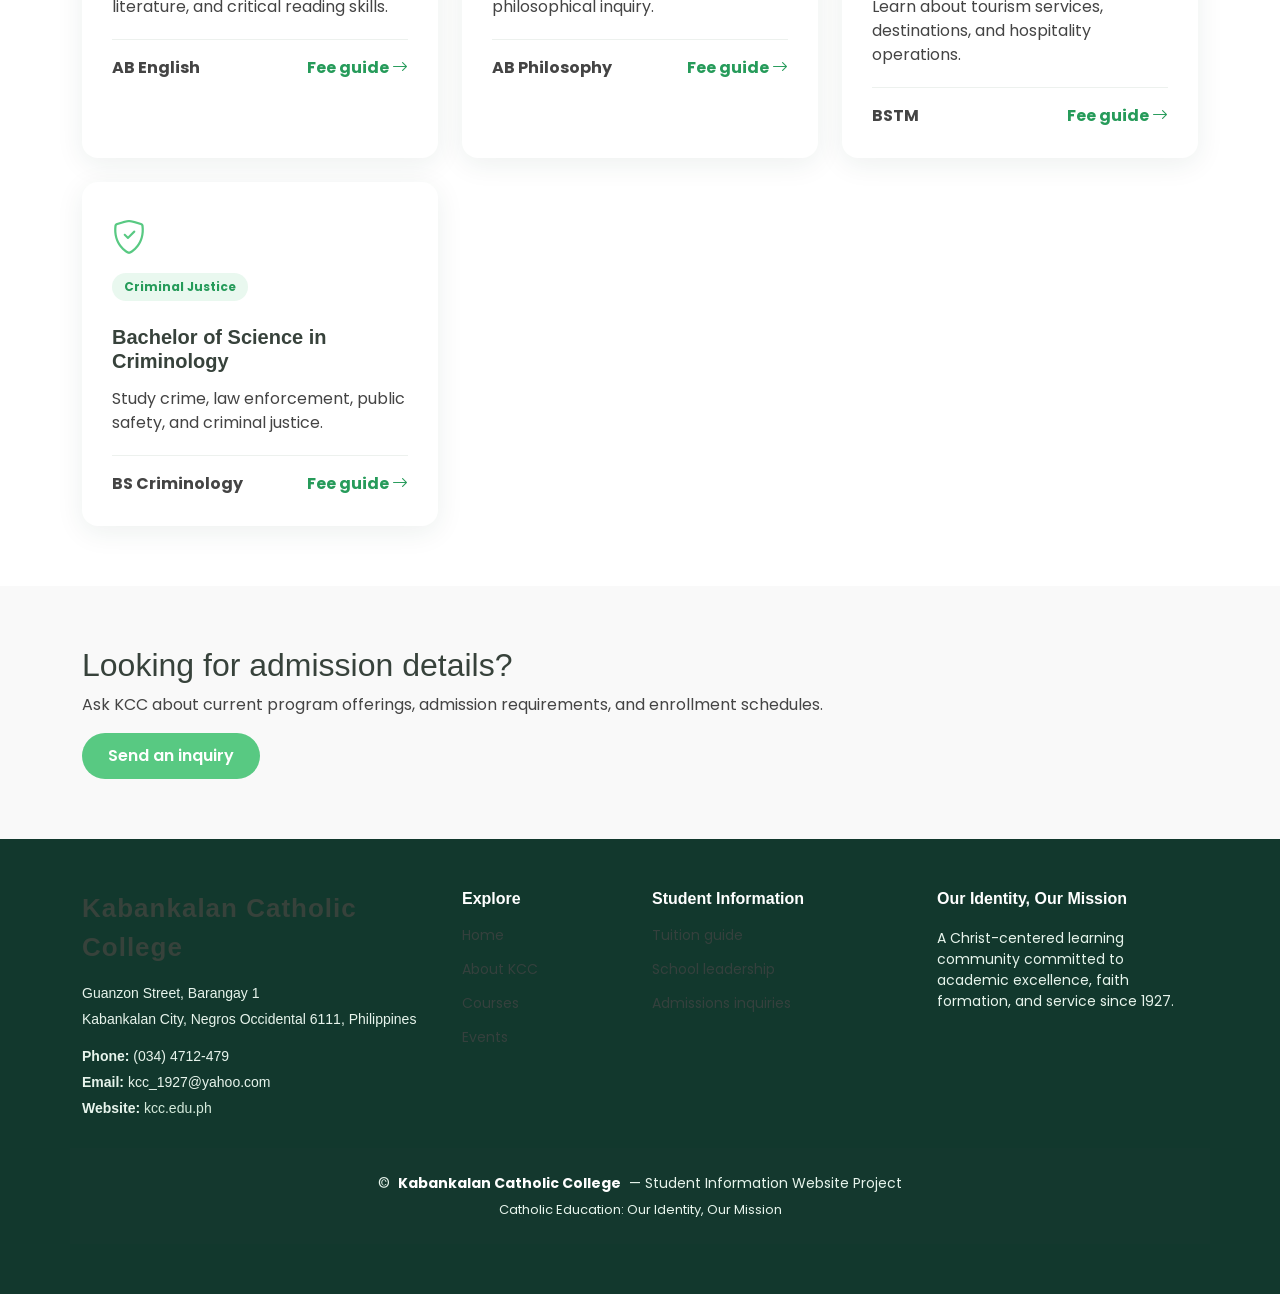
<file: courses.html>
<!DOCTYPE html>
<html lang="en">
<head>
  <meta charset="utf-8">
  <meta content="width=device-width, initial-scale=1.0" name="viewport">
  <title>Courses | Kabankalan Catholic College</title>
  <meta name="description" content="Kabankalan Catholic College, Inc. — Catholic education, academic excellence, faith formation, and service in Kabankalan City.">
  <meta name="keywords" content="Kabankalan Catholic College, KCC, Kabankalan, college programs">
  <link href="assets/img/favicon.png" rel="icon">
  <link href="assets/img/apple-touch-icon.png" rel="apple-touch-icon">
  <link href="https://fonts.googleapis.com" rel="preconnect">
  <link href="https://fonts.gstatic.com" rel="preconnect" crossorigin>
  <link href="https://fonts.googleapis.com/css2?family=Nunito:wght@400;600;700;800&family=Poppins:wght@400;500;600;700;800&display=swap" rel="stylesheet">
  <link href="assets/vendor/bootstrap/css/bootstrap.min.css" rel="stylesheet">
  <link href="assets/vendor/bootstrap-icons/bootstrap-icons.css" rel="stylesheet">
  <link href="assets/vendor/aos/aos.css" rel="stylesheet">
  <link href="assets/vendor/glightbox/css/glightbox.min.css" rel="stylesheet">
  <link href="assets/vendor/swiper/swiper-bundle.min.css" rel="stylesheet">
  <link href="assets/css/main.css" rel="stylesheet">
  <link href="assets/css/kcc-custom.css" rel="stylesheet">
</head>
<body>
<header id="header" class="header d-flex align-items-center sticky-top">
  <div class="container-fluid container-xl position-relative d-flex align-items-center">
    <a href="index.html" class="logo d-flex align-items-center me-auto">
      <span class="sitename">KCC</span>
    </a>
    <nav id="navmenu" class="navmenu">
      <ul>
        <li><a href="index.html" class="">Home<br></a></li>
        <li><a href="about.html" class="">About</a></li>
        <li><a href="courses.html" class="active">Courses</a></li>
        <li><a href="trainers.html" class="">Trainers</a></li>
        <li><a href="events.html" class="">Events</a></li>
        <li><a href="pricing.html" class="">Pricing</a></li>
        <li><a href="contact.html" class="">Contact</a></li>
      </ul>
      <i class="mobile-nav-toggle d-xl-none bi bi-list"></i>
    </nav>
    <a class="btn-getstarted" href="contact.html">Inquire Now</a>
  </div>
</header>
<main id="main">
<section class="page-title" style="background-image:linear-gradient(rgba(18,38,31,.68),rgba(18,38,31,.68)),url('assets/img/hero-bg.jpg');">
      <div class="container"><p class="eyebrow">Academic Programs</p><h1>Explore KCC Courses</h1><p>Choose a field of study and build the knowledge and skills for your future.</p></div></section>
<section class="section"><div class="container section-title"><p>College Department</p><h2>Programs to explore</h2><span>Program names below are compiled from publicly available KCC-related listings and materials. Confirm current availability with the Registrar.</span></div><div class="container"><div class="row gy-4"><div class="col-lg-4 col-md-6"><div class="course-card"><div class="course-icon"><i class="bi bi-laptop"></i></div><span class="course-category">Technology</span><h3>Bachelor of Science in Information Technology</h3><p>Build knowledge in computing, information systems, software, and digital solutions.</p><div class="course-meta"><span>BSIT</span><a href="pricing.html">Fee guide <i class="bi bi-arrow-right"></i></a></div></div></div><div class="col-lg-4 col-md-6"><div class="course-card"><div class="course-icon"><i class="bi bi-calculator"></i></div><span class="course-category">Accountancy</span><h3>Bachelor of Science in Accountancy</h3><p>Develop accounting, auditing, taxation, and financial reporting foundations.</p><div class="course-meta"><span>BSA</span><a href="pricing.html">Fee guide <i class="bi bi-arrow-right"></i></a></div></div></div><div class="col-lg-4 col-md-6"><div class="course-card"><div class="course-icon"><i class="bi bi-briefcase"></i></div><span class="course-category">Business</span><h3>Bachelor of Science in Business Administration</h3><p>Study business operations, management, marketing, and organizational leadership.</p><div class="course-meta"><span>BSBA</span><a href="pricing.html">Fee guide <i class="bi bi-arrow-right"></i></a></div></div></div><div class="col-lg-4 col-md-6"><div class="course-card"><div class="course-icon"><i class="bi bi-journal-bookmark"></i></div><span class="course-category">Education</span><h3>Bachelor of Secondary Education</h3><p>Prepare for teaching and learning facilitation at the secondary level.</p><div class="course-meta"><span>BSED</span><a href="pricing.html">Fee guide <i class="bi bi-arrow-right"></i></a></div></div></div><div class="col-lg-4 col-md-6"><div class="course-card"><div class="course-icon"><i class="bi bi-pencil"></i></div><span class="course-category">Education</span><h3>Bachelor of Elementary Education</h3><p>Prepare to teach and support learning in elementary education.</p><div class="course-meta"><span>BEED</span><a href="pricing.html">Fee guide <i class="bi bi-arrow-right"></i></a></div></div></div><div class="col-lg-4 col-md-6"><div class="course-card"><div class="course-icon"><i class="bi bi-people"></i></div><span class="course-category">Social Sciences</span><h3>Bachelor of Science in Psychology</h3><p>Explore human behavior, mental processes, and research foundations.</p><div class="course-meta"><span>BS Psychology</span><a href="pricing.html">Fee guide <i class="bi bi-arrow-right"></i></a></div></div></div><div class="col-lg-4 col-md-6"><div class="course-card"><div class="course-icon"><i class="bi bi-chat-left-text"></i></div><span class="course-category">Liberal Arts</span><h3>Bachelor of Arts in English</h3><p>Develop communication, language, literature, and critical reading skills.</p><div class="course-meta"><span>AB English</span><a href="pricing.html">Fee guide <i class="bi bi-arrow-right"></i></a></div></div></div><div class="col-lg-4 col-md-6"><div class="course-card"><div class="course-icon"><i class="bi bi-lightbulb"></i></div><span class="course-category">Liberal Arts</span><h3>Bachelor of Arts in Philosophy</h3><p>Explore logic, ethics, reasoning, and philosophical inquiry.</p><div class="course-meta"><span>AB Philosophy</span><a href="pricing.html">Fee guide <i class="bi bi-arrow-right"></i></a></div></div></div><div class="col-lg-4 col-md-6"><div class="course-card"><div class="course-icon"><i class="bi bi-airplane"></i></div><span class="course-category">Hospitality & Tourism</span><h3>Bachelor of Science in Tourism Management</h3><p>Learn about tourism services, destinations, and hospitality operations.</p><div class="course-meta"><span>BSTM</span><a href="pricing.html">Fee guide <i class="bi bi-arrow-right"></i></a></div></div></div><div class="col-lg-4 col-md-6"><div class="course-card"><div class="course-icon"><i class="bi bi-shield-check"></i></div><span class="course-category">Criminal Justice</span><h3>Bachelor of Science in Criminology</h3><p>Study crime, law enforcement, public safety, and criminal justice.</p><div class="course-meta"><span>BS Criminology</span><a href="pricing.html">Fee guide <i class="bi bi-arrow-right"></i></a></div></div></div></div></div></section>
<section class="section light-background"><div class="container"><h2>Looking for admission details?</h2><p>Ask KCC about current program offerings, admission requirements, and enrollment schedules.</p><a href="contact.html" class="btn-get-started">Send an inquiry</a></div></section>

</main>
<footer id="footer" class="footer position-relative">
  <div class="container footer-top">
    <div class="row gy-4">
      <div class="col-lg-4 col-md-6 footer-about">
        <a href="index.html" class="logo d-flex align-items-center"><span class="sitename">Kabankalan Catholic College</span></a>
        <div class="footer-contact pt-3">
          <p>Guanzon Street, Barangay 1</p><p>Kabankalan City, Negros Occidental 6111, Philippines</p>
          <p class="mt-3"><strong>Phone:</strong> <span>(034) 4712-479</span></p>
          <p><strong>Email:</strong> <span>kcc_1927@yahoo.com</span></p>
          <p><strong>Website:</strong> <a href="https://kcc.edu.ph/" target="_blank" rel="noopener">kcc.edu.ph</a></p>
        </div>
      </div>
      <div class="col-lg-2 col-md-3 footer-links"><h4>Explore</h4><ul>
        <li><a href="index.html">Home</a></li><li><a href="about.html">About KCC</a></li>
        <li><a href="courses.html">Courses</a></li><li><a href="events.html">Events</a></li>
      </ul></div>
      <div class="col-lg-3 col-md-3 footer-links"><h4>Student Information</h4><ul>
        <li><a href="pricing.html">Tuition guide</a></li><li><a href="trainers.html">School leadership</a></li>
        <li><a href="contact.html">Admissions inquiries</a></li>
      </ul></div>
      <div class="col-lg-3 col-md-12"><h4>Our Identity, Our Mission</h4>
        <p>A Christ-centered learning community committed to academic excellence, faith formation, and service since 1927.</p>
      </div>
    </div>
  </div>
  <div class="container copyright text-center mt-4">
    <p>© <strong class="px-1 sitename">Kabankalan Catholic College</strong> — Student Information Website Project</p>
    <div class="credits">Catholic Education: Our Identity, Our Mission</div>
  </div>
</footer>
<a href="#" id="scroll-top" class="scroll-top d-flex align-items-center justify-content-center"><i class="bi bi-arrow-up-short"></i></a>
<div id="preloader"></div>
<script src="assets/vendor/bootstrap/js/bootstrap.bundle.min.js"></script>
<script src="assets/vendor/aos/aos.js"></script>
<script src="assets/vendor/glightbox/js/glightbox.min.js"></script>
<script src="assets/vendor/swiper/swiper-bundle.min.js"></script>
<script src="assets/js/main.js"></script>
</body></html>
</file>
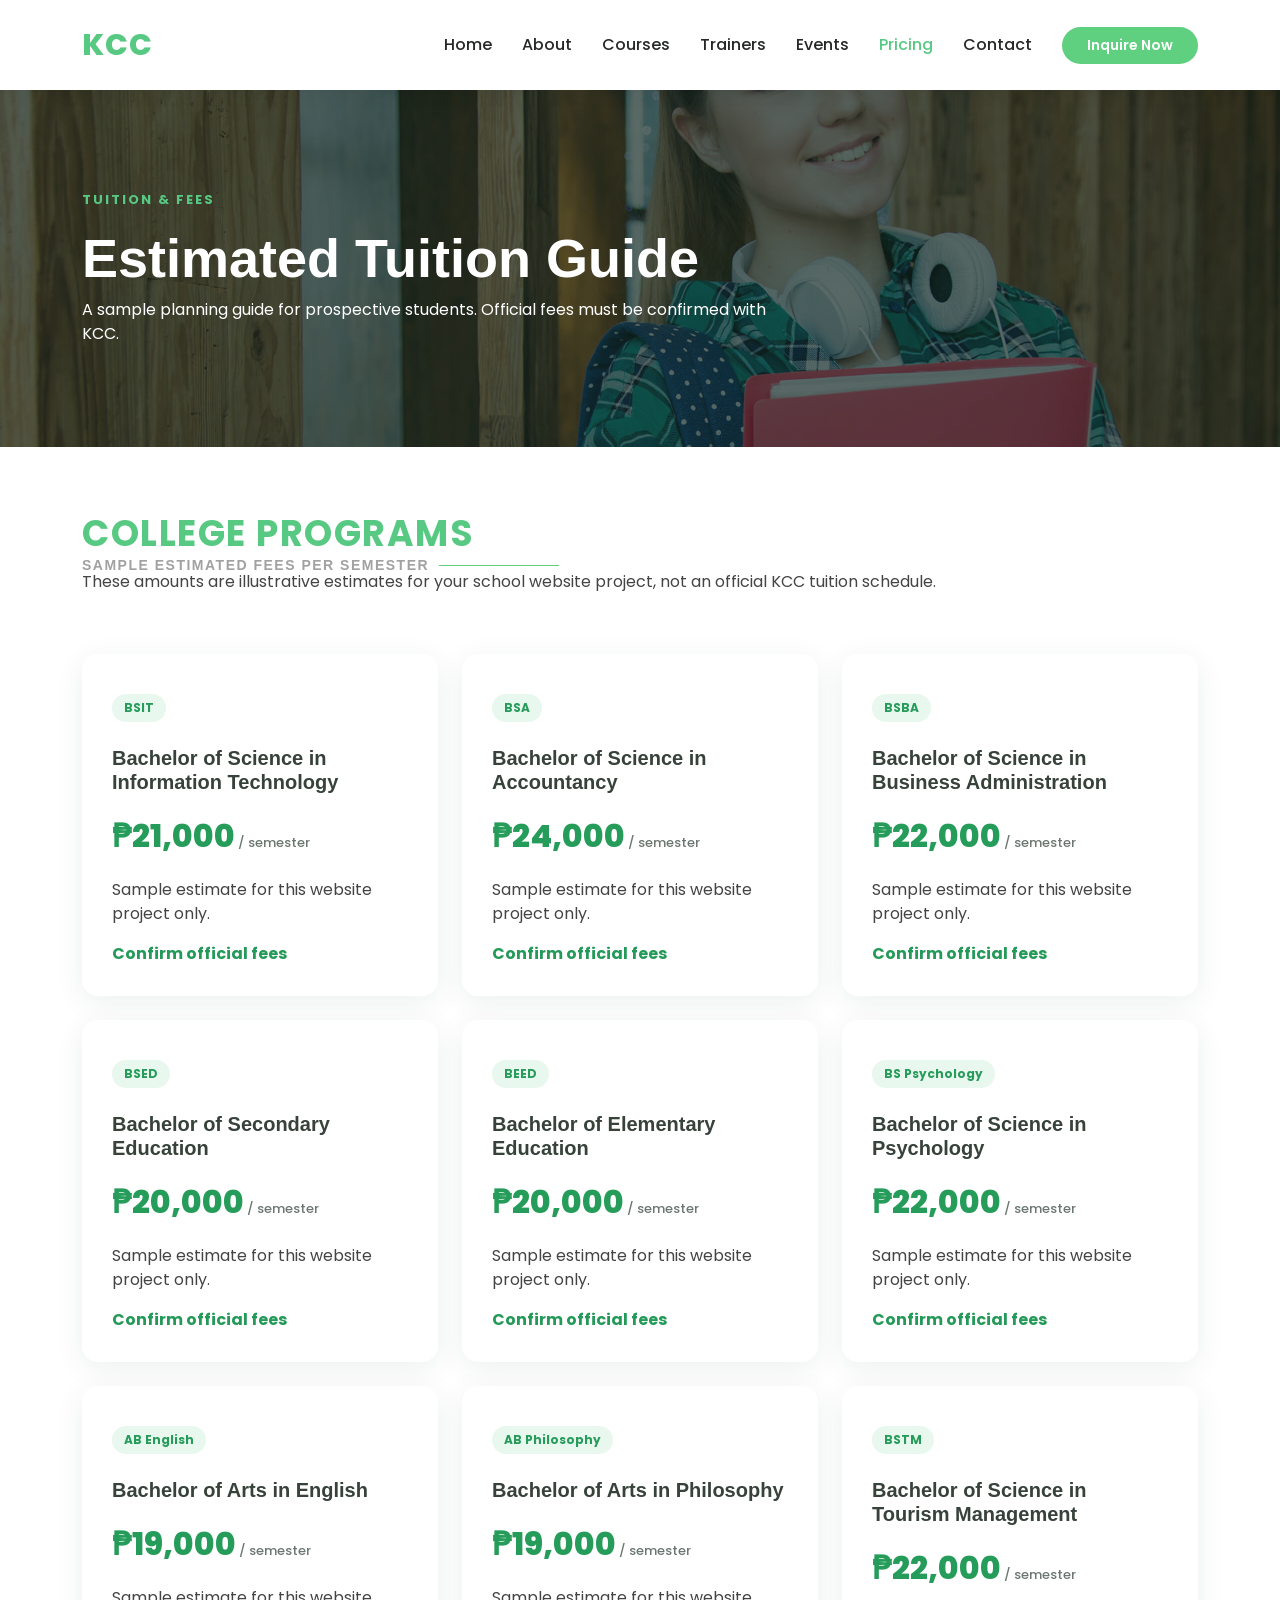
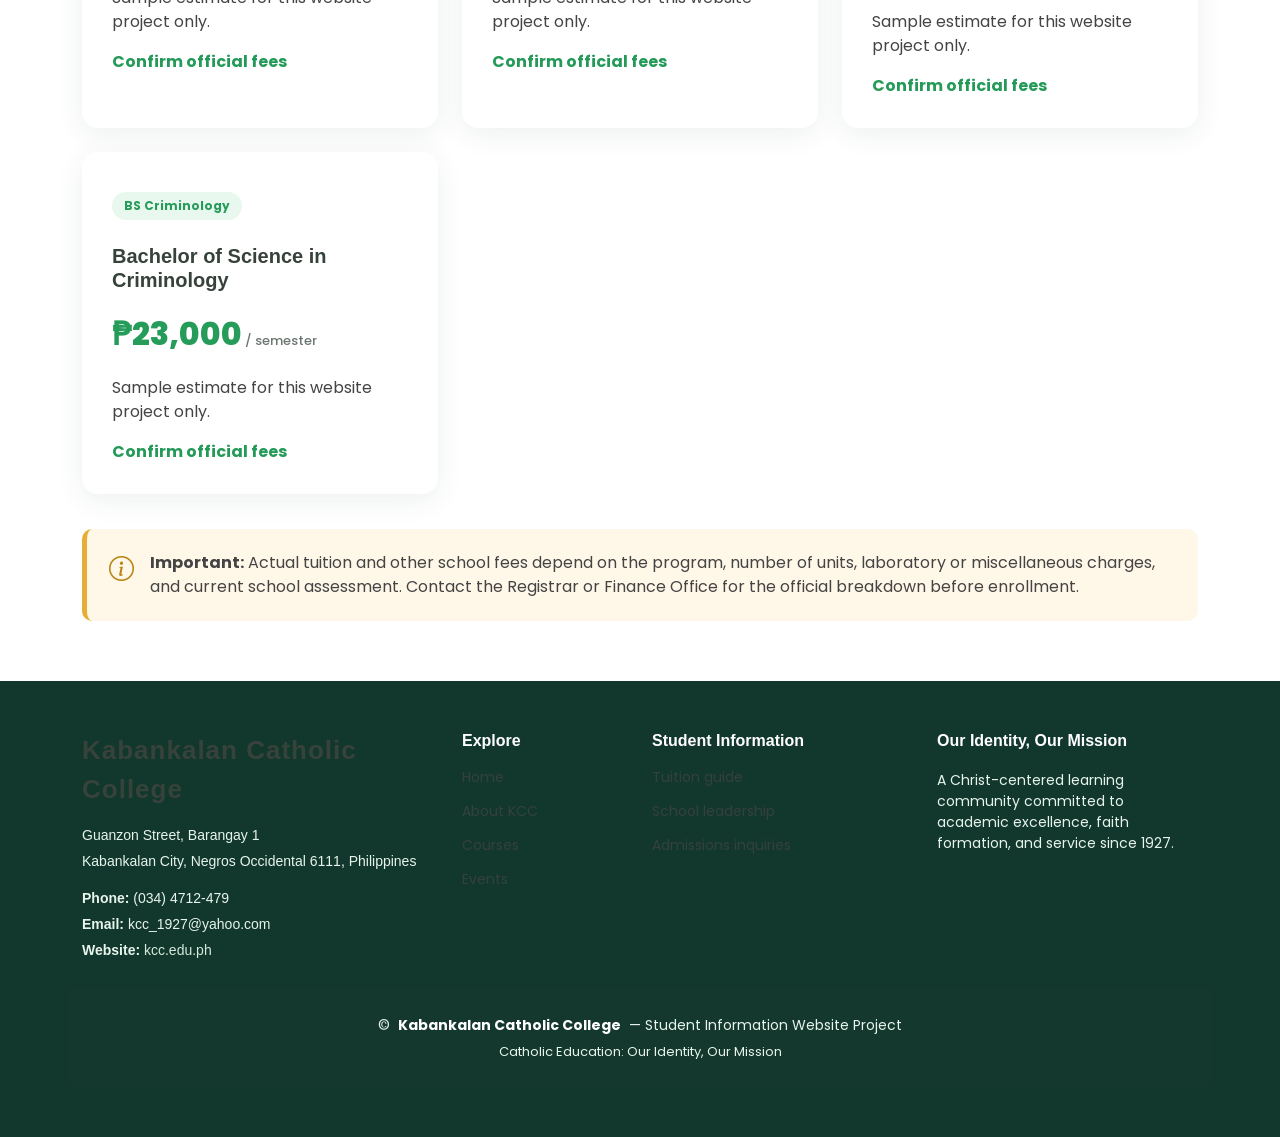
<file: pricing.html>
<!DOCTYPE html>
<html lang="en">
<head>
  <meta charset="utf-8">
  <meta content="width=device-width, initial-scale=1.0" name="viewport">
  <title>Tuition Guide | Kabankalan Catholic College</title>
  <meta name="description" content="Kabankalan Catholic College, Inc. — Catholic education, academic excellence, faith formation, and service in Kabankalan City.">
  <meta name="keywords" content="Kabankalan Catholic College, KCC, Kabankalan, college programs">
  <link href="assets/img/favicon.png" rel="icon">
  <link href="assets/img/apple-touch-icon.png" rel="apple-touch-icon">
  <link href="https://fonts.googleapis.com" rel="preconnect">
  <link href="https://fonts.gstatic.com" rel="preconnect" crossorigin>
  <link href="https://fonts.googleapis.com/css2?family=Nunito:wght@400;600;700;800&family=Poppins:wght@400;500;600;700;800&display=swap" rel="stylesheet">
  <link href="assets/vendor/bootstrap/css/bootstrap.min.css" rel="stylesheet">
  <link href="assets/vendor/bootstrap-icons/bootstrap-icons.css" rel="stylesheet">
  <link href="assets/vendor/aos/aos.css" rel="stylesheet">
  <link href="assets/vendor/glightbox/css/glightbox.min.css" rel="stylesheet">
  <link href="assets/vendor/swiper/swiper-bundle.min.css" rel="stylesheet">
  <link href="assets/css/main.css" rel="stylesheet">
  <link href="assets/css/kcc-custom.css" rel="stylesheet">
</head>
<body>
<header id="header" class="header d-flex align-items-center sticky-top">
  <div class="container-fluid container-xl position-relative d-flex align-items-center">
    <a href="index.html" class="logo d-flex align-items-center me-auto">
      <span class="sitename">KCC</span>
    </a>
    <nav id="navmenu" class="navmenu">
      <ul>
        <li><a href="index.html" class="">Home<br></a></li>
        <li><a href="about.html" class="">About</a></li>
        <li><a href="courses.html" class="">Courses</a></li>
        <li><a href="trainers.html" class="">Trainers</a></li>
        <li><a href="events.html" class="">Events</a></li>
        <li><a href="pricing.html" class="active">Pricing</a></li>
        <li><a href="contact.html" class="">Contact</a></li>
      </ul>
      <i class="mobile-nav-toggle d-xl-none bi bi-list"></i>
    </nav>
    <a class="btn-getstarted" href="contact.html">Inquire Now</a>
  </div>
</header>
<main id="main">
<section class="page-title" style="background-image:linear-gradient(rgba(18,38,31,.68),rgba(18,38,31,.68)),url('assets/img/hero-bg.jpg');">
      <div class="container"><p class="eyebrow">Tuition & Fees</p><h1>Estimated Tuition Guide</h1><p>A sample planning guide for prospective students. Official fees must be confirmed with KCC.</p></div></section>
<section class="section"><div class="container section-title"><p>College Programs</p><h2>Sample estimated fees per semester</h2><span>These amounts are illustrative estimates for your school website project, not an official KCC tuition schedule.</span></div><div class="container"><div class="row gy-4"><div class="col-lg-4 col-md-6"><div class="price-card"><span class="course-category">BSIT</span><h3>Bachelor of Science in Information Technology</h3><div class="price-amount">₱21,000<small> / semester</small></div><p>Sample estimate for this website project only.</p><a href="contact.html">Confirm official fees</a></div></div><div class="col-lg-4 col-md-6"><div class="price-card"><span class="course-category">BSA</span><h3>Bachelor of Science in Accountancy</h3><div class="price-amount">₱24,000<small> / semester</small></div><p>Sample estimate for this website project only.</p><a href="contact.html">Confirm official fees</a></div></div><div class="col-lg-4 col-md-6"><div class="price-card"><span class="course-category">BSBA</span><h3>Bachelor of Science in Business Administration</h3><div class="price-amount">₱22,000<small> / semester</small></div><p>Sample estimate for this website project only.</p><a href="contact.html">Confirm official fees</a></div></div><div class="col-lg-4 col-md-6"><div class="price-card"><span class="course-category">BSED</span><h3>Bachelor of Secondary Education</h3><div class="price-amount">₱20,000<small> / semester</small></div><p>Sample estimate for this website project only.</p><a href="contact.html">Confirm official fees</a></div></div><div class="col-lg-4 col-md-6"><div class="price-card"><span class="course-category">BEED</span><h3>Bachelor of Elementary Education</h3><div class="price-amount">₱20,000<small> / semester</small></div><p>Sample estimate for this website project only.</p><a href="contact.html">Confirm official fees</a></div></div><div class="col-lg-4 col-md-6"><div class="price-card"><span class="course-category">BS Psychology</span><h3>Bachelor of Science in Psychology</h3><div class="price-amount">₱22,000<small> / semester</small></div><p>Sample estimate for this website project only.</p><a href="contact.html">Confirm official fees</a></div></div><div class="col-lg-4 col-md-6"><div class="price-card"><span class="course-category">AB English</span><h3>Bachelor of Arts in English</h3><div class="price-amount">₱19,000<small> / semester</small></div><p>Sample estimate for this website project only.</p><a href="contact.html">Confirm official fees</a></div></div><div class="col-lg-4 col-md-6"><div class="price-card"><span class="course-category">AB Philosophy</span><h3>Bachelor of Arts in Philosophy</h3><div class="price-amount">₱19,000<small> / semester</small></div><p>Sample estimate for this website project only.</p><a href="contact.html">Confirm official fees</a></div></div><div class="col-lg-4 col-md-6"><div class="price-card"><span class="course-category">BSTM</span><h3>Bachelor of Science in Tourism Management</h3><div class="price-amount">₱22,000<small> / semester</small></div><p>Sample estimate for this website project only.</p><a href="contact.html">Confirm official fees</a></div></div><div class="col-lg-4 col-md-6"><div class="price-card"><span class="course-category">BS Criminology</span><h3>Bachelor of Science in Criminology</h3><div class="price-amount">₱23,000<small> / semester</small></div><p>Sample estimate for this website project only.</p><a href="contact.html">Confirm official fees</a></div></div></div><div class="fee-warning"><i class="bi bi-info-circle"></i><div><strong>Important:</strong> Actual tuition and other school fees depend on the program, number of units, laboratory or miscellaneous charges, and current school assessment. Contact the Registrar or Finance Office for the official breakdown before enrollment.</div></div></div></section>

</main>
<footer id="footer" class="footer position-relative">
  <div class="container footer-top">
    <div class="row gy-4">
      <div class="col-lg-4 col-md-6 footer-about">
        <a href="index.html" class="logo d-flex align-items-center"><span class="sitename">Kabankalan Catholic College</span></a>
        <div class="footer-contact pt-3">
          <p>Guanzon Street, Barangay 1</p><p>Kabankalan City, Negros Occidental 6111, Philippines</p>
          <p class="mt-3"><strong>Phone:</strong> <span>(034) 4712-479</span></p>
          <p><strong>Email:</strong> <span>kcc_1927@yahoo.com</span></p>
          <p><strong>Website:</strong> <a href="https://kcc.edu.ph/" target="_blank" rel="noopener">kcc.edu.ph</a></p>
        </div>
      </div>
      <div class="col-lg-2 col-md-3 footer-links"><h4>Explore</h4><ul>
        <li><a href="index.html">Home</a></li><li><a href="about.html">About KCC</a></li>
        <li><a href="courses.html">Courses</a></li><li><a href="events.html">Events</a></li>
      </ul></div>
      <div class="col-lg-3 col-md-3 footer-links"><h4>Student Information</h4><ul>
        <li><a href="pricing.html">Tuition guide</a></li><li><a href="trainers.html">School leadership</a></li>
        <li><a href="contact.html">Admissions inquiries</a></li>
      </ul></div>
      <div class="col-lg-3 col-md-12"><h4>Our Identity, Our Mission</h4>
        <p>A Christ-centered learning community committed to academic excellence, faith formation, and service since 1927.</p>
      </div>
    </div>
  </div>
  <div class="container copyright text-center mt-4">
    <p>© <strong class="px-1 sitename">Kabankalan Catholic College</strong> — Student Information Website Project</p>
    <div class="credits">Catholic Education: Our Identity, Our Mission</div>
  </div>
</footer>
<a href="#" id="scroll-top" class="scroll-top d-flex align-items-center justify-content-center"><i class="bi bi-arrow-up-short"></i></a>
<div id="preloader"></div>
<script src="assets/vendor/bootstrap/js/bootstrap.bundle.min.js"></script>
<script src="assets/vendor/aos/aos.js"></script>
<script src="assets/vendor/glightbox/js/glightbox.min.js"></script>
<script src="assets/vendor/swiper/swiper-bundle.min.js"></script>
<script src="assets/js/main.js"></script>
</body></html>
</file>
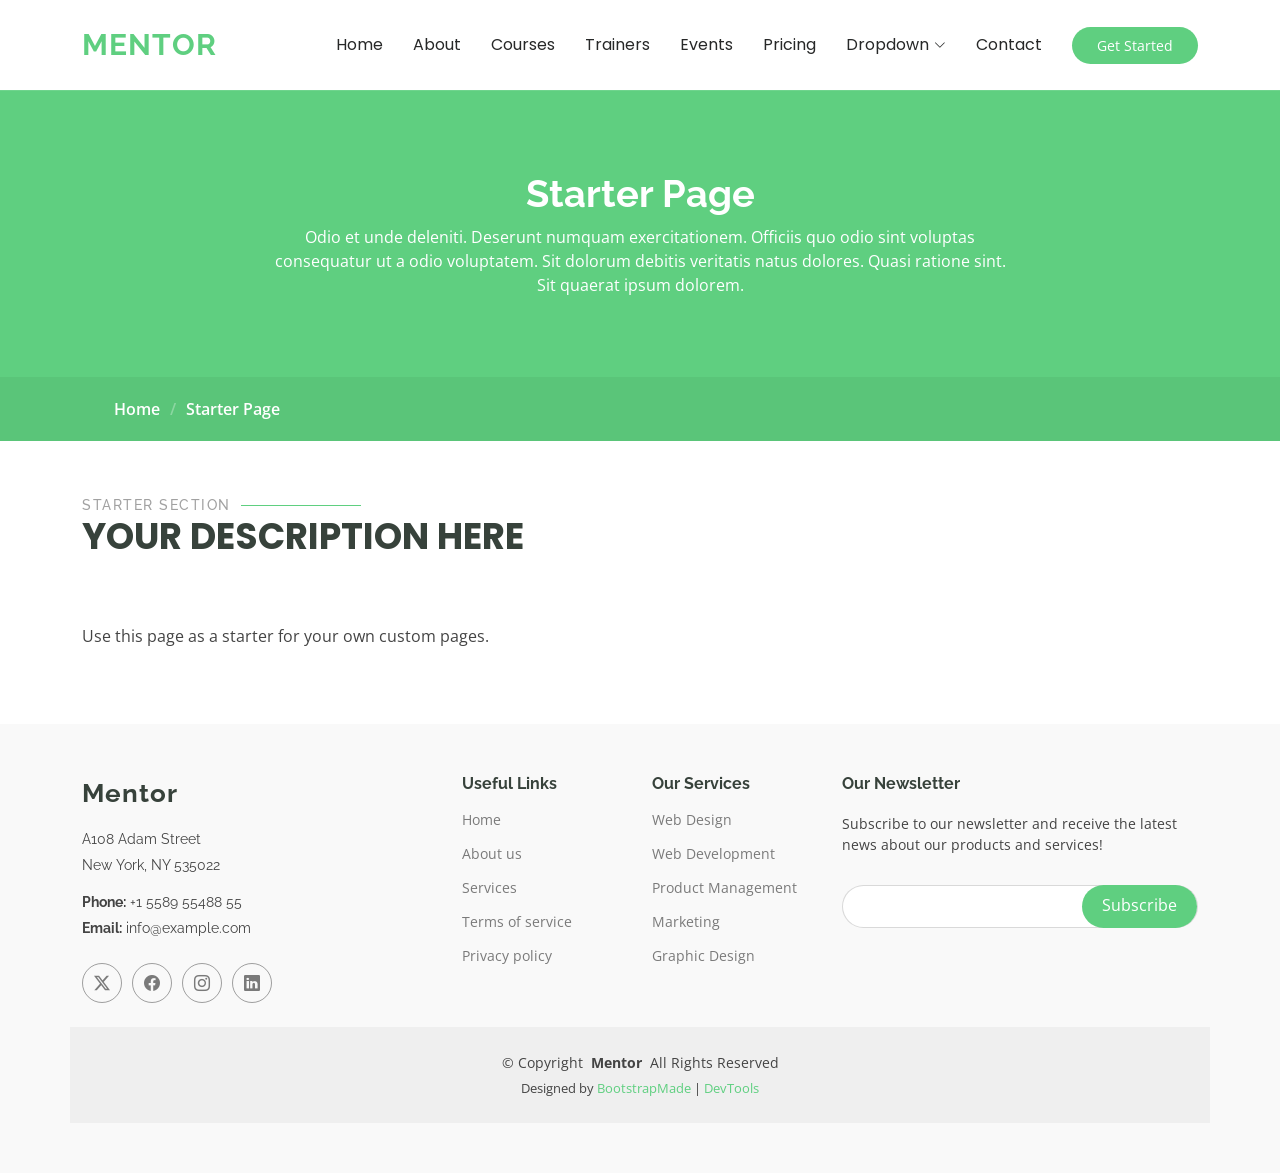
<file: starter-page.html>
<!DOCTYPE html>
<html lang="en">

<head>
  <meta charset="utf-8">
  <meta content="width=device-width, initial-scale=1.0" name="viewport">
  <title>Starter Page - Mentor Bootstrap Template</title>
  <meta name="description" content="">
  <meta name="keywords" content="">

  <!-- Favicons -->
  <link href="assets/img/favicon.png" rel="icon">
  <link href="assets/img/apple-touch-icon.png" rel="apple-touch-icon">

  <!-- Fonts -->
  <link href="https://fonts.googleapis.com" rel="preconnect">
  <link href="https://fonts.gstatic.com" rel="preconnect" crossorigin>
  <link href="https://fonts.googleapis.com/css2?family=Open+Sans:ital,wght@0,300;0,400;0,500;0,600;0,700;0,800;1,300;1,400;1,500;1,600;1,700;1,800&family=Poppins:ital,wght@0,100;0,200;0,300;0,400;0,500;0,600;0,700;0,800;0,900;1,100;1,200;1,300;1,400;1,500;1,600;1,700;1,800;1,900&family=Raleway:ital,wght@0,100;0,200;0,300;0,400;0,500;0,600;0,700;0,800;0,900;1,100;1,200;1,300;1,400;1,500;1,600;1,700;1,800;1,900&display=swap" rel="stylesheet">

  <!-- Vendor CSS Files -->
  <link href="assets/vendor/bootstrap/css/bootstrap.min.css" rel="stylesheet">
  <link href="assets/vendor/bootstrap-icons/bootstrap-icons.css" rel="stylesheet">
  <link href="assets/vendor/aos/aos.css" rel="stylesheet">
  <link href="assets/vendor/glightbox/css/glightbox.min.css" rel="stylesheet">
  <link href="assets/vendor/swiper/swiper-bundle.min.css" rel="stylesheet">

  <!-- Main CSS File -->
  <link href="assets/css/main.css" rel="stylesheet">

  <!-- =======================================================
  * Template Name: Mentor
  * Template URL: https://bootstrapmade.com/mentor-free-education-bootstrap-theme/
  * Updated: Jul 07 2025 with Bootstrap v5.3.7
  * Author: BootstrapMade.com
  * License: https://bootstrapmade.com/license/
  ======================================================== -->
</head>

<body class="starter-page-page">

  <header id="header" class="header d-flex align-items-center sticky-top">
    <div class="container-fluid container-xl position-relative d-flex align-items-center">

      <a href="index.html" class="logo d-flex align-items-center me-auto">
        <!-- Uncomment the line below if you also wish to use an image logo -->
        <!-- <img src="assets/img/logo.webp" alt=""> -->
        <h1 class="sitename">Mentor</h1>
      </a>

      <nav id="navmenu" class="navmenu">
        <ul>
          <li><a href="index.html">Home<br></a></li>
          <li><a href="about.html">About</a></li>
          <li><a href="courses.html">Courses</a></li>
          <li><a href="trainers.html">Trainers</a></li>
          <li><a href="events.html">Events</a></li>
          <li><a href="pricing.html">Pricing</a></li>
          <li class="dropdown"><a href="#"><span>Dropdown</span> <i class="bi bi-chevron-down toggle-dropdown"></i></a>
            <ul>
              <li><a href="#">Dropdown 1</a></li>
              <li class="dropdown"><a href="#"><span>Deep Dropdown</span> <i class="bi bi-chevron-down toggle-dropdown"></i></a>
                <ul>
                  <li><a href="#">Deep Dropdown 1</a></li>
                  <li><a href="#">Deep Dropdown 2</a></li>
                  <li><a href="#">Deep Dropdown 3</a></li>
                  <li><a href="#">Deep Dropdown 4</a></li>
                  <li><a href="#">Deep Dropdown 5</a></li>
                </ul>
              </li>
              <li><a href="#">Dropdown 2</a></li>
              <li><a href="#">Dropdown 3</a></li>
              <li><a href="#">Dropdown 4</a></li>
            </ul>
          </li>
          <li><a href="contact.html">Contact</a></li>
        </ul>
        <i class="mobile-nav-toggle d-xl-none bi bi-list"></i>
      </nav>

      <a class="btn-getstarted" href="courses.html">Get Started</a>

    </div>
  </header>

  <main class="main">

    <!-- Page Title -->
    <div class="page-title" data-aos="fade">
      <div class="heading">
        <div class="container">
          <div class="row d-flex justify-content-center text-center">
            <div class="col-lg-8">
              <h1>Starter Page</h1>
              <p class="mb-0">Odio et unde deleniti. Deserunt numquam exercitationem. Officiis quo odio sint voluptas consequatur ut a odio voluptatem. Sit dolorum debitis veritatis natus dolores. Quasi ratione sint. Sit quaerat ipsum dolorem.</p>
            </div>
          </div>
        </div>
      </div>
      <nav class="breadcrumbs">
        <div class="container">
          <ol>
            <li><a href="index.html">Home</a></li>
            <li class="current">Starter Page</li>
          </ol>
        </div>
      </nav>
    </div><!-- End Page Title -->

    <!-- Starter Section Section -->
    <section id="starter-section" class="starter-section section">

      <!-- Section Title -->
      <div class="container section-title" data-aos="fade-up">
        <h2>Starter Section</h2>
        <p>Your Description Here<br></p>
      </div><!-- End Section Title -->

      <div class="container" data-aos="fade-up">
        <p>Use this page as a starter for your own custom pages.</p>
      </div>

    </section><!-- /Starter Section Section -->

  </main>

  <footer id="footer" class="footer position-relative light-background">

    <div class="container footer-top">
      <div class="row gy-4">
        <div class="col-lg-4 col-md-6 footer-about">
          <a href="index.html" class="logo d-flex align-items-center">
            <span class="sitename">Mentor</span>
          </a>
          <div class="footer-contact pt-3">
            <p>A108 Adam Street</p>
            <p>New York, NY 535022</p>
            <p class="mt-3"><strong>Phone:</strong> <span>+1 5589 55488 55</span></p>
            <p><strong>Email:</strong> <span>info@example.com</span></p>
          </div>
          <div class="social-links d-flex mt-4">
            <a href=""><i class="bi bi-twitter-x"></i></a>
            <a href=""><i class="bi bi-facebook"></i></a>
            <a href=""><i class="bi bi-instagram"></i></a>
            <a href=""><i class="bi bi-linkedin"></i></a>
          </div>
        </div>

        <div class="col-lg-2 col-md-3 footer-links">
          <h4>Useful Links</h4>
          <ul>
            <li><a href="#">Home</a></li>
            <li><a href="#">About us</a></li>
            <li><a href="#">Services</a></li>
            <li><a href="#">Terms of service</a></li>
            <li><a href="#">Privacy policy</a></li>
          </ul>
        </div>

        <div class="col-lg-2 col-md-3 footer-links">
          <h4>Our Services</h4>
          <ul>
            <li><a href="#">Web Design</a></li>
            <li><a href="#">Web Development</a></li>
            <li><a href="#">Product Management</a></li>
            <li><a href="#">Marketing</a></li>
            <li><a href="#">Graphic Design</a></li>
          </ul>
        </div>

        <div class="col-lg-4 col-md-12 footer-newsletter">
          <h4>Our Newsletter</h4>
          <p>Subscribe to our newsletter and receive the latest news about our products and services!</p>
          <form action="#" method="post" class="email-form">
            <div class="newsletter-form"><input type="email" name="email"><input type="submit" value="Subscribe"></div>
            <div class="loading">Loading</div>
            <div class="error-message"></div>
            <div class="sent-message">Your subscription request has been sent. Thank you!</div>
          </form>
        </div>

      </div>
    </div>

    <div class="container copyright text-center mt-4">
      <p>© <span>Copyright</span> <strong class="px-1 sitename">Mentor</strong> <span>All Rights Reserved</span></p>
      <div class="credits">
        <!-- All the links in the footer should remain intact. -->
        <!-- You can delete the links only if you've purchased the pro version. -->
        <!-- Licensing information: https://bootstrapmade.com/license/ -->
        Designed by <a href="https://bootstrapmade.com/">BootstrapMade</a> | <a href="https://bootstrapmade.com/tools/">DevTools</a>
      </div>
    </div>

  </footer>

  <!-- Scroll Top -->
  <a href="#" id="scroll-top" class="scroll-top d-flex align-items-center justify-content-center"><i class="bi bi-arrow-up-short"></i></a>

  <!-- Preloader -->
  <div id="preloader"></div>

  <!-- Vendor JS Files -->
  <script src="assets/vendor/bootstrap/js/bootstrap.bundle.min.js"></script>
  <script src="assets/vendor/aos/aos.js"></script>
  <script src="assets/vendor/glightbox/js/glightbox.min.js"></script>
  <script src="assets/vendor/purecounter/purecounter_vanilla.js"></script>
  <script src="assets/vendor/swiper/swiper-bundle.min.js"></script>

  <!-- Main JS File -->
  <script src="assets/js/main.js"></script>

</body>

</html>
</file>
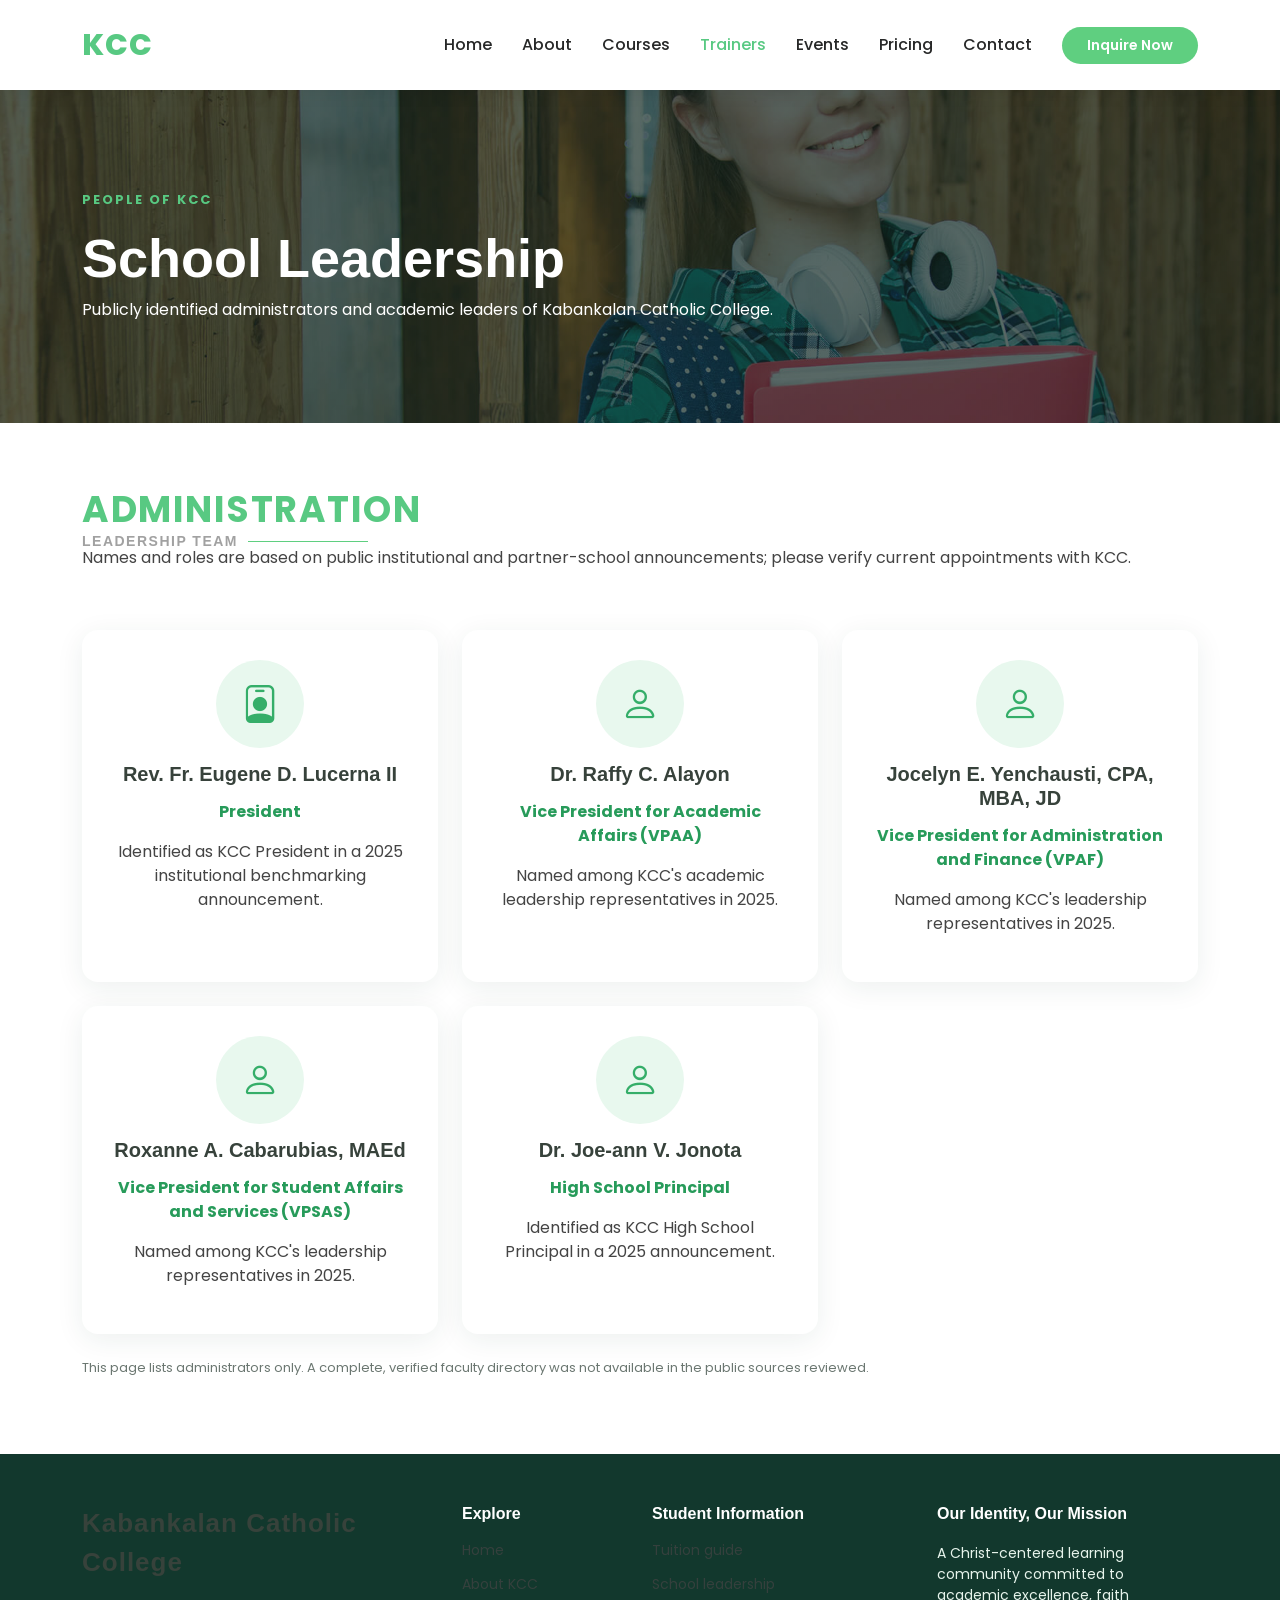
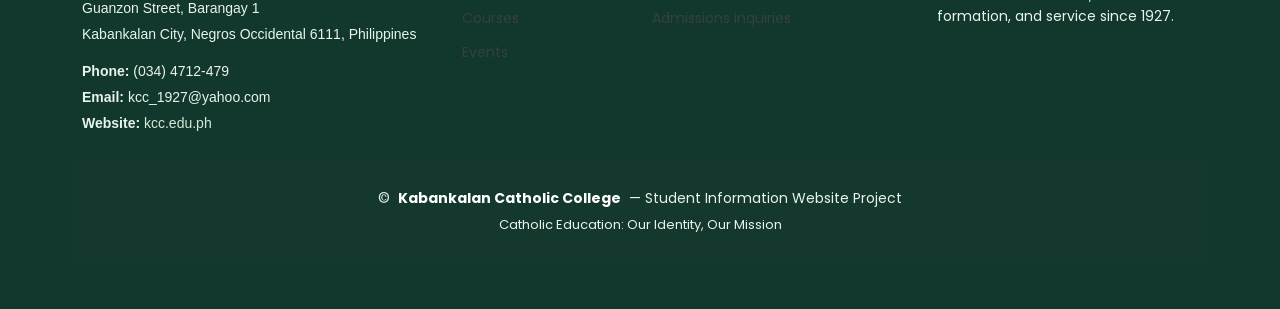
<file: trainers.html>
<!DOCTYPE html>
<html lang="en">
<head>
  <meta charset="utf-8">
  <meta content="width=device-width, initial-scale=1.0" name="viewport">
  <title>School Leadership | Kabankalan Catholic College</title>
  <meta name="description" content="Kabankalan Catholic College, Inc. — Catholic education, academic excellence, faith formation, and service in Kabankalan City.">
  <meta name="keywords" content="Kabankalan Catholic College, KCC, Kabankalan, college programs">
  <link href="assets/img/favicon.png" rel="icon">
  <link href="assets/img/apple-touch-icon.png" rel="apple-touch-icon">
  <link href="https://fonts.googleapis.com" rel="preconnect">
  <link href="https://fonts.gstatic.com" rel="preconnect" crossorigin>
  <link href="https://fonts.googleapis.com/css2?family=Nunito:wght@400;600;700;800&family=Poppins:wght@400;500;600;700;800&display=swap" rel="stylesheet">
  <link href="assets/vendor/bootstrap/css/bootstrap.min.css" rel="stylesheet">
  <link href="assets/vendor/bootstrap-icons/bootstrap-icons.css" rel="stylesheet">
  <link href="assets/vendor/aos/aos.css" rel="stylesheet">
  <link href="assets/vendor/glightbox/css/glightbox.min.css" rel="stylesheet">
  <link href="assets/vendor/swiper/swiper-bundle.min.css" rel="stylesheet">
  <link href="assets/css/main.css" rel="stylesheet">
  <link href="assets/css/kcc-custom.css" rel="stylesheet">
</head>
<body>
<header id="header" class="header d-flex align-items-center sticky-top">
  <div class="container-fluid container-xl position-relative d-flex align-items-center">
    <a href="index.html" class="logo d-flex align-items-center me-auto">
      <span class="sitename">KCC</span>
    </a>
    <nav id="navmenu" class="navmenu">
      <ul>
        <li><a href="index.html" class="">Home<br></a></li>
        <li><a href="about.html" class="">About</a></li>
        <li><a href="courses.html" class="">Courses</a></li>
        <li><a href="trainers.html" class="active">Trainers</a></li>
        <li><a href="events.html" class="">Events</a></li>
        <li><a href="pricing.html" class="">Pricing</a></li>
        <li><a href="contact.html" class="">Contact</a></li>
      </ul>
      <i class="mobile-nav-toggle d-xl-none bi bi-list"></i>
    </nav>
    <a class="btn-getstarted" href="contact.html">Inquire Now</a>
  </div>
</header>
<main id="main">
<section class="page-title" style="background-image:linear-gradient(rgba(18,38,31,.68),rgba(18,38,31,.68)),url('assets/img/hero-bg.jpg');">
      <div class="container"><p class="eyebrow">People of KCC</p><h1>School Leadership</h1><p>Publicly identified administrators and academic leaders of Kabankalan Catholic College.</p></div></section>
<section class="section"><div class="container section-title"><p>Administration</p><h2>Leadership team</h2><span>Names and roles are based on public institutional and partner-school announcements; please verify current appointments with KCC.</span></div><div class="container"><div class="row gy-4">
<div class="col-lg-4 col-md-6"><div class="leader-card"><div class="leader-avatar"><i class="bi bi-person-badge"></i></div><h3>Rev. Fr. Eugene D. Lucerna II</h3><p class="role">President</p><p>Identified as KCC President in a 2025 institutional benchmarking announcement.</p></div></div>
<div class="col-lg-4 col-md-6"><div class="leader-card"><div class="leader-avatar"><i class="bi bi-person"></i></div><h3>Dr. Raffy C. Alayon</h3><p class="role">Vice President for Academic Affairs (VPAA)</p><p>Named among KCC's academic leadership representatives in 2025.</p></div></div>
<div class="col-lg-4 col-md-6"><div class="leader-card"><div class="leader-avatar"><i class="bi bi-person"></i></div><h3>Jocelyn E. Yenchausti, CPA, MBA, JD</h3><p class="role">Vice President for Administration and Finance (VPAF)</p><p>Named among KCC's leadership representatives in 2025.</p></div></div>
<div class="col-lg-4 col-md-6"><div class="leader-card"><div class="leader-avatar"><i class="bi bi-person"></i></div><h3>Roxanne A. Cabarubias, MAEd</h3><p class="role">Vice President for Student Affairs and Services (VPSAS)</p><p>Named among KCC's leadership representatives in 2025.</p></div></div>
<div class="col-lg-4 col-md-6"><div class="leader-card"><div class="leader-avatar"><i class="bi bi-person"></i></div><h3>Dr. Joe-ann V. Jonota</h3><p class="role">High School Principal</p><p>Identified as KCC High School Principal in a 2025 announcement.</p></div></div>
</div><p class="small-note mt-4">This page lists administrators only. A complete, verified faculty directory was not available in the public sources reviewed.</p></div></section>

</main>
<footer id="footer" class="footer position-relative">
  <div class="container footer-top">
    <div class="row gy-4">
      <div class="col-lg-4 col-md-6 footer-about">
        <a href="index.html" class="logo d-flex align-items-center"><span class="sitename">Kabankalan Catholic College</span></a>
        <div class="footer-contact pt-3">
          <p>Guanzon Street, Barangay 1</p><p>Kabankalan City, Negros Occidental 6111, Philippines</p>
          <p class="mt-3"><strong>Phone:</strong> <span>(034) 4712-479</span></p>
          <p><strong>Email:</strong> <span>kcc_1927@yahoo.com</span></p>
          <p><strong>Website:</strong> <a href="https://kcc.edu.ph/" target="_blank" rel="noopener">kcc.edu.ph</a></p>
        </div>
      </div>
      <div class="col-lg-2 col-md-3 footer-links"><h4>Explore</h4><ul>
        <li><a href="index.html">Home</a></li><li><a href="about.html">About KCC</a></li>
        <li><a href="courses.html">Courses</a></li><li><a href="events.html">Events</a></li>
      </ul></div>
      <div class="col-lg-3 col-md-3 footer-links"><h4>Student Information</h4><ul>
        <li><a href="pricing.html">Tuition guide</a></li><li><a href="trainers.html">School leadership</a></li>
        <li><a href="contact.html">Admissions inquiries</a></li>
      </ul></div>
      <div class="col-lg-3 col-md-12"><h4>Our Identity, Our Mission</h4>
        <p>A Christ-centered learning community committed to academic excellence, faith formation, and service since 1927.</p>
      </div>
    </div>
  </div>
  <div class="container copyright text-center mt-4">
    <p>© <strong class="px-1 sitename">Kabankalan Catholic College</strong> — Student Information Website Project</p>
    <div class="credits">Catholic Education: Our Identity, Our Mission</div>
  </div>
</footer>
<a href="#" id="scroll-top" class="scroll-top d-flex align-items-center justify-content-center"><i class="bi bi-arrow-up-short"></i></a>
<div id="preloader"></div>
<script src="assets/vendor/bootstrap/js/bootstrap.bundle.min.js"></script>
<script src="assets/vendor/aos/aos.js"></script>
<script src="assets/vendor/glightbox/js/glightbox.min.js"></script>
<script src="assets/vendor/swiper/swiper-bundle.min.js"></script>
<script src="assets/js/main.js"></script>
</body></html>
</file>
<file: assets/css/kcc-custom.css>
:root {
    --kcc-green: #58c982;
    --kcc-dark: #173c32;
    --kcc-ink: #24332e;
    --kcc-soft: #f4faf6
}

body {
    font-family: "Poppins", sans-serif;
    color: var(--kcc-ink)
}

.header {
    background: #fff;
    box-shadow: 0 2px 18px rgba(0, 0, 0, .07)
}

.logo .sitename {
    font-size: 30px;
    font-weight: 800;
    letter-spacing: 1px;
    color: var(--kcc-green)
}

.navmenu a {
    font-weight: 500
}

.navmenu a.active,
.navmenu a:hover {
    color: var(--kcc-green)
}

.btn-getstarted,
.btn-get-started {
    display: inline-block;
    background: var(--kcc-green);
    color: #fff;
    padding: 11px 26px;
    border-radius: 30px;
    font-weight: 600;
    border: 0
}

.btn-getstarted:hover,
.btn-get-started:hover {
    background: #36ad68;
    color: #fff
}

.hero {
    min-height: 570px
}

.hero img {
    filter: brightness(.48)
}

.hero h2 {
    font-size: clamp(34px, 5vw, 56px);
    font-weight: 800
}

.hero p {
    max-width: 720px;
    font-size: 18px
}

.hero-note {
    margin-top: 30px;
    color: #fff
}

.page-title {
    padding: 100px 0 85px;
    background-size: cover;
    background-position: center;
    color: #fff
}

.page-title h1 {
    font-size: clamp(36px, 5vw, 54px);
    font-weight: 800;
    margin: 8px 0
}

.page-title p {
    max-width: 700px
}

.eyebrow {
    color: var(--kcc-green);
    font-weight: 700;
    text-transform: uppercase;
    letter-spacing: 2px;
    font-size: 13px
}

.section-title p {
    color: var(--kcc-green);
    font-weight: 700;
    text-transform: uppercase;
    letter-spacing: 1.5px
}

.section-title h2 {
    font-weight: 800
}

.feature-card,
.course-card,
.leader-card,
.price-card {
    height: 100%;
    padding: 30px;
    background: #fff;
    border-radius: 16px;
    box-shadow: 0 6px 28px rgba(25, 60, 45, .08);
    transition: .25s
}

.feature-card:hover,
.course-card:hover,
.leader-card:hover,
.price-card:hover {
    transform: translateY(-5px);
    box-shadow: 0 12px 32px rgba(25, 60, 45, .13)
}

.feature-card>i,
.course-icon {
    font-size: 34px;
    color: var(--kcc-green)
}

.feature-card h3,
.course-card h3,
.leader-card h3,
.price-card h3 {
    font-size: 20px;
    font-weight: 700;
    margin: 14px 0
}

.feature-card a,
.read-more,
.course-meta a {
    color: #269b5a;
    font-weight: 700
}

.check-list {
    padding-left: 20px
}

.check-list li {
    padding: 7px 0
}

.kcc-quote {
    font-size: 21px;
    line-height: 1.8;
    border-left: 5px solid var(--kcc-green);
    padding: 20px 28px;
    background: var(--kcc-soft);
    border-radius: 8px
}

.course-category,
.event-tag {
    display: inline-block;
    color: #269b5a;
    background: #e9f8ef;
    padding: 5px 12px;
    border-radius: 20px;
    font-size: 12px;
    font-weight: 700;
    margin: 10px 0
}

.course-meta {
    display: flex;
    justify-content: space-between;
    border-top: 1px solid #edf1ee;
    padding-top: 16px;
    margin-top: 20px;
    font-weight: 700
}

.leader-card {
    text-align: center
}

.leader-avatar {
    width: 88px;
    height: 88px;
    margin: auto;
    border-radius: 50%;
    background: #e8f8ee;
    display: grid;
    place-items: center;
    color: #35ae69;
    font-size: 38px
}

.leader-card .role {
    color: #279b5a;
    font-weight: 700
}

.small-note {
    font-size: 13px;
    color: #6b7771
}

.event-card {
    height: 100%;
    overflow: hidden;
    border-radius: 16px;
    background: #fff;
    box-shadow: 0 6px 28px rgba(25, 60, 45, .08)
}

.event-card img {
    width: 100%;
    height: 250px;
    object-fit: cover
}

.event-content {
    padding: 24px
}

.event-content h3 {
    font-weight: 700;
    font-size: 21px
}

.price-amount {
    font-size: 32px;
    font-weight: 800;
    color: #259c59;
    margin: 18px 0
}

.price-amount small {
    font-size: 13px;
    color: #6c7771;
    font-weight: 500
}

.price-card>a {
    color: #249a58;
    font-weight: 700
}

.fee-warning {
    display: flex;
    gap: 16px;
    margin-top: 35px;
    padding: 22px;
    background: #fff8e8;
    border-left: 5px solid #e6ae37;
    border-radius: 10px
}

.fee-warning i {
    font-size: 25px;
    color: #b98512
}

.contact-info {
    padding: 30px;
    background: var(--kcc-soft);
    border-radius: 16px;
    height: 100%
}

.contact-item {
    display: flex;
    gap: 15px;
    margin-top: 25px
}

.contact-item>i {
    font-size: 24px;
    color: #38ae68
}

.contact-item h3 {
    font-size: 17px;
    font-weight: 700
}

.contact-item p {
    margin: 0
}

.map-wrap {
    overflow: hidden;
    border-radius: 16px;
    box-shadow: 0 6px 28px rgba(25, 60, 45, .1)
}

.footer {
    background: #12382d;
    color: #e7f4ec
}

.footer h4,
.footer .sitename {
    color: #fff
}

.footer a {
    color: #d4eadb
}
</file>
<file: assets/css/main.css>
/**
* Template Name: Mentor
* Template URL: https://bootstrapmade.com/mentor-free-education-bootstrap-theme/
* Updated: Jul 07 2025 with Bootstrap v5.3.7
* Author: BootstrapMade.com
* License: https://bootstrapmade.com/license/
*/

/*--------------------------------------------------------------
# Font & Color Variables
# Help: https://bootstrapmade.com/color-system/
--------------------------------------------------------------*/
/* Fonts */
:root {
  --default-font: "Open Sans",  system-ui, -apple-system, "Segoe UI", Roboto, "Helvetica Neue", Arial, "Noto Sans", "Liberation Sans", sans-serif, "Apple Color Emoji", "Segoe UI Emoji", "Segoe UI Symbol", "Noto Color Emoji";
  --heading-font: "Raleway",  sans-serif;
  --nav-font: "Poppins",  sans-serif;
}

/* Global Colors - The following color variables are used throughout the website. Updating them here will change the color scheme of the entire website */
:root { 
  --background-color: #ffffff; /* Background color for the entire website, including individual sections */
  --default-color: #444444; /* Default color used for the majority of the text content across the entire website */
  --heading-color: #37423b; /* Color for headings, subheadings and title throughout the website */
  --accent-color: #5fcf80; /* Accent color that represents your brand on the website. It's used for buttons, links, and other elements that need to stand out */
  --surface-color: #ffffff; /* The surface color is used as a background of boxed elements within sections, such as cards, icon boxes, or other elements that require a visual separation from the global background. */
  --contrast-color: #ffffff; /* Contrast color for text, ensuring readability against backgrounds of accent, heading, or default colors. */
}

/* Nav Menu Colors - The following color variables are used specifically for the navigation menu. They are separate from the global colors to allow for more customization options */
:root {
  --nav-color: #272828;  /* The default color of the main navmenu links */
  --nav-hover-color: #5fcf80; /* Applied to main navmenu links when they are hovered over or active */
  --nav-mobile-background-color: #ffffff; /* Used as the background color for mobile navigation menu */
  --nav-dropdown-background-color: #ffffff; /* Used as the background color for dropdown items that appear when hovering over primary navigation items */
  --nav-dropdown-color: #272828; /* Used for navigation links of the dropdown items in the navigation menu. */
  --nav-dropdown-hover-color: #5fcf80; /* Similar to --nav-hover-color, this color is applied to dropdown navigation links when they are hovered over. */
}

/* Color Presets - These classes override global colors when applied to any section or element, providing reuse of the sam color scheme. */

.light-background {
  --background-color: #f9f9f9;
  --surface-color: #ffffff;
}

.dark-background {
  --background-color: #060606;
  --default-color: #ffffff;
  --heading-color: #ffffff;
  --surface-color: #252525;
  --contrast-color: #ffffff;
}

/* Smooth scroll */
:root {
  scroll-behavior: smooth;
}

/*--------------------------------------------------------------
# General Styling & Shared Classes
--------------------------------------------------------------*/
body {
  color: var(--default-color);
  background-color: var(--background-color);
  font-family: var(--default-font);
}

a {
  color: var(--accent-color);
  text-decoration: none;
  transition: 0.3s;
}

a:hover {
  color: color-mix(in srgb, var(--accent-color), transparent 25%);
  text-decoration: none;
}

h1,
h2,
h3,
h4,
h5,
h6 {
  color: var(--heading-color);
  font-family: var(--heading-font);
}

/* Email Form Messages
------------------------------*/
.email-form .error-message {
  display: none;
  background: #df1529;
  color: #ffffff;
  text-align: left;
  padding: 15px;
  margin-bottom: 24px;
  font-weight: 600;
}

.email-form .sent-message {
  display: none;
  color: #ffffff;
  background: #059652;
  text-align: center;
  padding: 15px;
  margin-bottom: 24px;
  font-weight: 600;
}

.email-form .loading {
  display: none;
  background: var(--surface-color);
  text-align: center;
  padding: 15px;
  margin-bottom: 24px;
}

.email-form .loading:before {
  content: "";
  display: inline-block;
  border-radius: 50%;
  width: 24px;
  height: 24px;
  margin: 0 10px -6px 0;
  border: 3px solid var(--accent-color);
  border-top-color: var(--surface-color);
  animation: email-form-loading 1s linear infinite;
}


@keyframes email-form-loading {
  0% {
    transform: rotate(0deg);
  }

  100% {
    transform: rotate(360deg);
  }
}

/* Pulsating Play Button
------------------------------*/
.pulsating-play-btn {
  width: 94px;
  height: 94px;
  background: radial-gradient(var(--accent-color) 50%, color-mix(in srgb, var(--accent-color), transparent 75%) 52%);
  border-radius: 50%;
  display: block;
  position: relative;
  overflow: hidden;
}

.pulsating-play-btn:before {
  content: "";
  position: absolute;
  width: 120px;
  height: 120px;
  animation-delay: 0s;
  animation: pulsate-play-btn 2s;
  animation-direction: forwards;
  animation-iteration-count: infinite;
  animation-timing-function: steps;
  opacity: 1;
  border-radius: 50%;
  border: 5px solid color-mix(in srgb, var(--accent-color), transparent 30%);
  top: -15%;
  left: -15%;
  background: rgba(198, 16, 0, 0);
}

.pulsating-play-btn:after {
  content: "";
  position: absolute;
  left: 50%;
  top: 50%;
  transform: translateX(-40%) translateY(-50%);
  width: 0;
  height: 0;
  border-top: 10px solid transparent;
  border-bottom: 10px solid transparent;
  border-left: 15px solid #fff;
  z-index: 100;
  transition: all 400ms cubic-bezier(0.55, 0.055, 0.675, 0.19);
}

.pulsating-play-btn:hover:before {
  content: "";
  position: absolute;
  left: 50%;
  top: 50%;
  transform: translateX(-40%) translateY(-50%);
  width: 0;
  height: 0;
  border: none;
  border-top: 10px solid transparent;
  border-bottom: 10px solid transparent;
  border-left: 15px solid #fff;
  z-index: 200;
  animation: none;
  border-radius: 0;
}

.pulsating-play-btn:hover:after {
  border-left: 15px solid var(--accent-color);
  transform: scale(20);
}

@keyframes pulsate-play-btn {
  0% {
    transform: scale(0.6, 0.6);
    opacity: 1;
  }

  100% {
    transform: scale(1, 1);
    opacity: 0;
  }
}

/*--------------------------------------------------------------
# Global Header
--------------------------------------------------------------*/
.header {
  color: var(--default-color);
  background-color: var(--background-color);
  padding: 15px 0;
  transition: all 0.5s;
  z-index: 997;
}

.header .logo {
  line-height: 1;
}

.header .logo img {
  max-height: 36px;
  margin-right: 8px;
}

.header .logo h1 {
  font-weight: 700;
  font-size: 30px;
  margin: 0;
  letter-spacing: 1px;
  text-transform: uppercase;
  color: var(--accent-color);
}

.header .btn-getstarted,
.header .btn-getstarted:focus {
  color: var(--contrast-color);
  background: var(--accent-color);
  font-size: 14px;
  padding: 8px 25px;
  margin: 0 0 0 30px;
  border-radius: 50px;
  transition: 0.3s;
}

.header .btn-getstarted:hover,
.header .btn-getstarted:focus:hover {
  color: var(--contrast-color);
  background: color-mix(in srgb, var(--accent-color), transparent 15%);
}

@media (max-width: 1200px) {
  .header .logo {
    order: 1;
  }

  .header .btn-getstarted {
    order: 2;
    margin: 0 15px 0 0;
    padding: 6px 15px;
  }

  .header .navmenu {
    order: 3;
  }
}

.scrolled .header {
  box-shadow: 0px 0 18px rgba(0, 0, 0, 0.1);
}

/*--------------------------------------------------------------
# Navigation Menu
--------------------------------------------------------------*/
/* Navmenu - Desktop */
@media (min-width: 1200px) {
  .navmenu {
    padding: 0;
  }

  .navmenu ul {
    margin: 0;
    padding: 0;
    display: flex;
    list-style: none;
    align-items: center;
  }

  .navmenu li {
    position: relative;
  }

  .navmenu a,
  .navmenu a:focus {
    color: var(--nav-color);
    padding: 18px 15px;
    font-size: 16px;
    font-family: var(--nav-font);
    font-weight: 400;
    display: flex;
    align-items: center;
    justify-content: space-between;
    white-space: nowrap;
    transition: 0.3s;
  }

  .navmenu a i,
  .navmenu a:focus i {
    font-size: 12px;
    line-height: 0;
    margin-left: 5px;
    transition: 0.3s;
  }

  .navmenu li:last-child a {
    padding-right: 0;
  }

  .navmenu li:hover>a,
  .navmenu .active,
  .navmenu .active:focus {
    color: var(--nav-hover-color);
  }

  .navmenu .dropdown ul {
    margin: 0;
    padding: 10px 0;
    background: var(--nav-dropdown-background-color);
    display: block;
    position: absolute;
    visibility: hidden;
    left: 14px;
    top: 130%;
    opacity: 0;
    transition: 0.3s;
    border-radius: 4px;
    z-index: 99;
    box-shadow: 0px 0px 30px rgba(0, 0, 0, 0.1);
  }

  .navmenu .dropdown ul li {
    min-width: 200px;
  }

  .navmenu .dropdown ul a {
    padding: 10px 20px;
    font-size: 15px;
    text-transform: none;
    color: var(--nav-dropdown-color);
  }

  .navmenu .dropdown ul a i {
    font-size: 12px;
  }

  .navmenu .dropdown ul a:hover,
  .navmenu .dropdown ul .active:hover,
  .navmenu .dropdown ul li:hover>a {
    color: var(--nav-dropdown-hover-color);
  }

  .navmenu .dropdown:hover>ul {
    opacity: 1;
    top: 100%;
    visibility: visible;
  }

  .navmenu .dropdown .dropdown ul {
    top: 0;
    left: -90%;
    visibility: hidden;
  }

  .navmenu .dropdown .dropdown:hover>ul {
    opacity: 1;
    top: 0;
    left: -100%;
    visibility: visible;
  }
}

/* Navmenu - Mobile */
@media (max-width: 1199px) {
  .mobile-nav-toggle {
    color: var(--nav-color);
    font-size: 28px;
    line-height: 0;
    margin-right: 10px;
    cursor: pointer;
    transition: color 0.3s;
  }

  .navmenu {
    padding: 0;
    z-index: 9997;
  }

  .navmenu ul {
    display: none;
    list-style: none;
    position: absolute;
    inset: 60px 20px 20px 20px;
    padding: 10px 0;
    margin: 0;
    border-radius: 6px;
    background-color: var(--nav-mobile-background-color);
    border: 1px solid color-mix(in srgb, var(--default-color), transparent 90%);
    box-shadow: none;
    overflow-y: auto;
    transition: 0.3s;
    z-index: 9998;
  }

  .navmenu a,
  .navmenu a:focus {
    color: var(--nav-dropdown-color);
    padding: 10px 20px;
    font-family: var(--nav-font);
    font-size: 17px;
    font-weight: 500;
    display: flex;
    align-items: center;
    justify-content: space-between;
    white-space: nowrap;
    transition: 0.3s;
  }

  .navmenu a i,
  .navmenu a:focus i {
    font-size: 12px;
    line-height: 0;
    margin-left: 5px;
    width: 30px;
    height: 30px;
    display: flex;
    align-items: center;
    justify-content: center;
    border-radius: 50%;
    transition: 0.3s;
    background-color: color-mix(in srgb, var(--accent-color), transparent 90%);
  }

  .navmenu a i:hover,
  .navmenu a:focus i:hover {
    background-color: var(--accent-color);
    color: var(--contrast-color);
  }

  .navmenu a:hover,
  .navmenu .active,
  .navmenu .active:focus {
    color: var(--nav-dropdown-hover-color);
  }

  .navmenu .active i,
  .navmenu .active:focus i {
    background-color: var(--accent-color);
    color: var(--contrast-color);
    transform: rotate(180deg);
  }

  .navmenu .dropdown ul {
    position: static;
    display: none;
    z-index: 99;
    padding: 10px 0;
    margin: 10px 20px;
    background-color: var(--nav-dropdown-background-color);
    transition: all 0.5s ease-in-out;
  }

  .navmenu .dropdown ul ul {
    background-color: rgba(33, 37, 41, 0.1);
  }

  .navmenu .dropdown>.dropdown-active {
    display: block;
    background-color: rgba(33, 37, 41, 0.03);
  }

  .mobile-nav-active {
    overflow: hidden;
  }

  .mobile-nav-active .mobile-nav-toggle {
    color: #fff;
    position: absolute;
    font-size: 32px;
    top: 15px;
    right: 15px;
    margin-right: 0;
    z-index: 9999;
  }

  .mobile-nav-active .navmenu {
    position: fixed;
    overflow: hidden;
    inset: 0;
    background: rgba(33, 37, 41, 0.8);
    transition: 0.3s;
  }

  .mobile-nav-active .navmenu>ul {
    display: block;
  }
}

/*--------------------------------------------------------------
# Global Footer
--------------------------------------------------------------*/
.footer {
  color: var(--default-color);
  background-color: var(--background-color);
  font-size: 14px;
  padding-bottom: 50px;
  position: relative;
}

.footer .footer-top {
  padding-top: 50px;
}

.footer .footer-about .logo {
  margin-bottom: 0;
}

.footer .footer-about .logo img {
  max-height: 40px;
  margin-right: 6px;
}

.footer .footer-about .logo span {
  font-size: 26px;
  font-weight: 700;
  letter-spacing: 1px;
  font-family: var(--heading-font);
  color: var(--heading-color);
}

.footer .footer-about p {
  font-size: 14px;
  font-family: var(--heading-font);
}

.footer .social-links a {
  display: flex;
  align-items: center;
  justify-content: center;
  width: 40px;
  height: 40px;
  border-radius: 50%;
  border: 1px solid color-mix(in srgb, var(--default-color), transparent 50%);
  font-size: 16px;
  color: color-mix(in srgb, var(--default-color), transparent 30%);
  margin-right: 10px;
  transition: 0.3s;
}

.footer .social-links a:hover {
  color: var(--accent-color);
  border-color: var(--accent-color);
}

.footer h4 {
  font-size: 16px;
  font-weight: bold;
  position: relative;
  padding-bottom: 12px;
}

.footer .footer-links {
  margin-bottom: 30px;
}

.footer .footer-links ul {
  list-style: none;
  padding: 0;
  margin: 0;
}

.footer .footer-links ul i {
  padding-right: 2px;
  font-size: 12px;
  line-height: 0;
}

.footer .footer-links ul li {
  padding: 10px 0;
  display: flex;
  align-items: center;
}

.footer .footer-links ul li:first-child {
  padding-top: 0;
}

.footer .footer-links ul a {
  color: color-mix(in srgb, var(--default-color), transparent 30%);
  display: inline-block;
  line-height: 1;
}

.footer .footer-links ul a:hover {
  color: var(--accent-color);
}

.footer .footer-contact p {
  margin-bottom: 5px;
}

.footer .footer-newsletter .newsletter-form {
  margin-top: 30px;
  margin-bottom: 15px;
  padding: 6px 8px;
  position: relative;
  border-radius: 50px;
  border: 1px solid color-mix(in srgb, var(--default-color), transparent 80%);
  display: flex;
  background-color: var(--surface-color);
  transition: 0.3s;
}

.footer .footer-newsletter .newsletter-form:focus-within {
  border-color: var(--accent-color);
}

.footer .footer-newsletter .newsletter-form input[type=email] {
  border: 0;
  padding: 4px 8px;
  width: 100%;
  background-color: var(--surface-color);
  color: var(--default-color);
}

.footer .footer-newsletter .newsletter-form input[type=email]:focus-visible {
  outline: none;
}

.footer .footer-newsletter .newsletter-form input[type=submit] {
  border: 0;
  font-size: 16px;
  padding: 0 20px 2px 20px;
  margin: -7px -8px -7px 0;
  background: var(--accent-color);
  color: var(--contrast-color);
  transition: 0.3s;
  border-radius: 50px;
}

.footer .footer-newsletter .newsletter-form input[type=submit]:hover {
  background: color-mix(in srgb, var(--accent-color), transparent 20%);
}

.footer .copyright {
  padding-top: 25px;
  padding-bottom: 25px;
  background-color: color-mix(in srgb, var(--default-color), transparent 95%);
}

.footer .copyright p {
  margin-bottom: 0;
}

.footer .credits {
  margin-top: 6px;
  font-size: 13px;
}

/*--------------------------------------------------------------
# Preloader
--------------------------------------------------------------*/
#preloader {
  position: fixed;
  inset: 0;
  z-index: 999999;
  overflow: hidden;
  background: var(--background-color);
  transition: all 0.6s ease-out;
}

#preloader:before {
  content: "";
  position: fixed;
  top: calc(50% - 30px);
  left: calc(50% - 30px);
  border: 6px solid #ffffff;
  border-color: var(--accent-color) transparent var(--accent-color) transparent;
  border-radius: 50%;
  width: 60px;
  height: 60px;
  animation: animate-preloader 1.5s linear infinite;
}

@keyframes animate-preloader {
  0% {
    transform: rotate(0deg);
  }

  100% {
    transform: rotate(360deg);
  }
}

/*--------------------------------------------------------------
# Scroll Top Button
--------------------------------------------------------------*/
.scroll-top {
  position: fixed;
  visibility: hidden;
  opacity: 0;
  right: 15px;
  bottom: -15px;
  z-index: 99999;
  background-color: var(--accent-color);
  width: 44px;
  height: 44px;
  border-radius: 50px;
  transition: all 0.4s;
}

.scroll-top i {
  font-size: 24px;
  color: var(--contrast-color);
  line-height: 0;
}

.scroll-top:hover {
  background-color: color-mix(in srgb, var(--accent-color), transparent 20%);
  color: var(--contrast-color);
}

.scroll-top.active {
  visibility: visible;
  opacity: 1;
  bottom: 15px;
}

/*--------------------------------------------------------------
# Disable aos animation delay on mobile devices
--------------------------------------------------------------*/
@media screen and (max-width: 768px) {
  [data-aos-delay] {
    transition-delay: 0 !important;
  }
}

/*--------------------------------------------------------------
# Global Page Titles & Breadcrumbs
--------------------------------------------------------------*/
.page-title {
  --default-color: var(--contrast-color);
  --background-color: var(--accent-color);
  --heading-color: var(--contrast-color);
  color: var(--default-color);
  background-color: var(--background-color);
  position: relative;
}

.page-title .heading {
  padding: 80px 0;
  border-top: 1px solid color-mix(in srgb, var(--default-color), transparent 90%);
}

.page-title .heading h1 {
  font-size: 38px;
  font-weight: 700;
}

.page-title nav {
  background-color: color-mix(in srgb, var(--accent-color) 90%, black 5%);
  padding: 20px 0;
}

.page-title nav a {
  color: var(--default-color);
}

.page-title nav ol {
  display: flex;
  flex-wrap: wrap;
  list-style: none;
  margin: 0;
  font-size: 16px;
  font-weight: 600;
}

.page-title nav ol li+li {
  padding-left: 10px;
}

.page-title nav ol li+li::before {
  content: "/";
  display: inline-block;
  padding-right: 10px;
  color: color-mix(in srgb, var(--default-color), transparent 70%);
}

/*--------------------------------------------------------------
# Global Sections
--------------------------------------------------------------*/
section,
.section {
  color: var(--default-color);
  background-color: var(--background-color);
  padding: 60px 0;
  scroll-margin-top: 900px;
  overflow: clip;
}

@media (max-width: 1199px) {

  section,
  .section {
    scroll-margin-top: 66px;
  }
}

/*--------------------------------------------------------------
# Global Section Titles
--------------------------------------------------------------*/
.section-title {
  padding-bottom: 60px;
  position: relative;
}

.section-title h2 {
  font-size: 14px;
  font-weight: 500;
  padding: 0;
  line-height: 1px;
  margin: 0;
  letter-spacing: 1.5px;
  text-transform: uppercase;
  color: color-mix(in srgb, var(--default-color), transparent 50%);
  position: relative;
}

.section-title h2::after {
  content: "";
  width: 120px;
  height: 1px;
  display: inline-block;
  background: var(--accent-color);
  margin: 4px 10px;
}

.section-title p {
  color: var(--heading-color);
  margin: 0;
  font-size: 36px;
  font-weight: 700;
  font-family: var(--nav-font);
  text-transform: uppercase;
}

/*--------------------------------------------------------------
# Hero Section
--------------------------------------------------------------*/
.hero {
  width: 100%;
  min-height: 80vh;
  position: relative;
  padding: 80px 0;
  display: flex;
  align-items: center;
  justify-content: center;
  color: var(--default-color);
}

.hero img {
  position: absolute;
  inset: 0;
  display: block;
  width: 100%;
  height: 100%;
  object-fit: cover;
  z-index: 1;
}

.hero:before {
  content: "";
  background: color-mix(in srgb, var(--background-color), transparent 60%);
  position: absolute;
  inset: 0;
  z-index: 2;
}

.hero .container {
  position: relative;
  z-index: 3;
}

.hero h2 {
  margin: 0;
  font-size: 48px;
  font-weight: 700;
}

.hero p {
  color: color-mix(in srgb, var(--default-color), transparent 20%);
  margin: 10px 0 0 0;
  font-size: 24px;
}

.hero .btn-get-started {
  font-weight: 500;
  font-size: 15px;
  letter-spacing: 1px;
  display: inline-block;
  padding: 8px 35px 10px 35px;
  border-radius: 50px;
  transition: 0.4s;
  margin-top: 30px;
  border: 2px solid var(--default-color);
  color: var(--default-color);
}

.hero .btn-get-started:hover {
  background: var(--accent-color);
  border: 2px solid var(--accent-color);
}

@media (max-width: 768px) {
  .hero h2 {
    font-size: 32px;
  }

  .hero p {
    font-size: 18px;
  }
}

/*--------------------------------------------------------------
# About Section
--------------------------------------------------------------*/
.about .content h3 {
  font-size: 2rem;
  font-weight: 700;
}

.about .content ul {
  list-style: none;
  padding: 0;
}

.about .content ul li {
  padding-bottom: 10px;
}

.about .content ul i {
  font-size: 1.25rem;
  margin-right: 4px;
  color: var(--accent-color);
}

.about .content p:last-child {
  margin-bottom: 0;
}

.about .content .read-more {
  background: var(--accent-color);
  color: var(--contrast-color);
  font-family: var(--heading-font);
  font-weight: 500;
  font-size: 15px;
  letter-spacing: 1px;
  padding: 10px 24px 12px 24px;
  border-radius: 50px;
  transition: 0.3s;
  display: inline-flex;
  align-items: center;
  justify-content: center;
}

.about .content .read-more i {
  font-size: 18px;
  margin-left: 5px;
  line-height: 0;
  transition: 0.3s;
}

.about .content .read-more:hover {
  background: color-mix(in srgb, var(--accent-color), transparent 20%);
  padding-right: 19px;
}

.about .content .read-more:hover i {
  margin-left: 10px;
}

/*--------------------------------------------------------------
# Counts Section
--------------------------------------------------------------*/
.counts {
  padding: 25px 0;
}

.counts .stats-item {
  padding: 30px;
  width: 100%;
}

.counts .stats-item span {
  font-size: 48px;
  display: block;
  color: var(--accent-color);
  font-weight: 700;
}

.counts .stats-item p {
  color: color-mix(in srgb, var(--default-color), transparent 40%);
  padding: 0;
  margin: 0;
  font-family: var(--heading-font);
  font-size: 15px;
  font-weight: 600;
}

/*--------------------------------------------------------------
# Why Us Section
--------------------------------------------------------------*/
.why-us .why-box {
  color: var(--contrast-color);
  background: var(--accent-color);
  padding: 30px;
}

.why-us .why-box h3 {
  color: var(--contrast-color);
  font-weight: 700;
  font-size: 34px;
  margin-bottom: 30px;
}

.why-us .why-box p {
  margin-bottom: 30px;
}

.why-us .why-box .more-btn {
  display: inline-block;
  background: color-mix(in srgb, var(--contrast-color), transparent 85%);
  padding: 8px 40px 10px 40px;
  color: var(--contrast-color);
  transition: all ease-in-out 0.4s;
  border-radius: 50px;
}

.why-us .why-box .more-btn i {
  font-size: 14px;
}

.why-us .why-box .more-btn:hover {
  color: var(--accent-color);
  background: var(--surface-color);
}

.why-us .icon-box {
  background-color: var(--surface-color);
  text-align: center;
  padding: 40px 30px;
  width: 100%;
  height: 100%;
  border: 1px solid color-mix(in srgb, var(--default-color), transparent 90%);
}

.why-us .icon-box i {
  color: var(--accent-color);
  font-size: 32px;
  margin-bottom: 30px;
  background: color-mix(in srgb, var(--accent-color), transparent 95%);
  border-radius: 50px;
  display: flex;
  align-items: center;
  justify-content: center;
  width: 72px;
  height: 72px;
  transition: 0.3s;
}

.why-us .icon-box h4 {
  font-size: 20px;
  font-weight: 700;
  margin: 0 0 30px 0;
}

.why-us .icon-box p {
  font-size: 15px;
  color: color-mix(in srgb, var(--default-color), transparent 30%);
}

.why-us .icon-box:hover i {
  color: var(--contrast-color);
  background: var(--accent-color);
}

/*--------------------------------------------------------------
# Features Section
--------------------------------------------------------------*/
.features {
  padding: 10px 0;
}

.features .features-item {
  background-color: var(--surface-color);
  display: flex;
  align-items: center;
  padding: 20px;
  transition: 0.3s;
  border: 1px solid color-mix(in srgb, var(--default-color), transparent 90%);
  position: relative;
}

.features .features-item i {
  font-size: 32px;
  padding-right: 10px;
  line-height: 0;
}

.features .features-item h3 {
  font-weight: 700;
  margin: 0;
  padding: 0;
  line-height: 1;
  font-size: 16px;
}

.features .features-item h3 a {
  color: var(--heading-color);
  transition: 0.3s;
}

.features .features-item:hover {
  border-color: var(--accent-color);
}

.features .features-item:hover h3 a {
  color: var(--accent-color);
}

/*--------------------------------------------------------------
# Courses Section
--------------------------------------------------------------*/
.courses .course-item {
  background-color: var(--surface-color);
  border: 1px solid color-mix(in srgb, var(--default-color), transparent 90%);
  border-radius: 5px;
}

.courses .course-content {
  padding: 15px;
}

.courses .course-content h3 {
  font-weight: 700;
  font-size: 20px;
}

.courses .course-content h3 a {
  color: var(--heading-color);
  transition: 0.3s;
}

.courses .course-content h3 a:hover {
  color: var(--accent-color);
}

.courses .course-content .category {
  background: var(--accent-color);
  color: var(--contrast-color);
  font-size: 14px;
  padding: 6px 14px;
  margin: 0;
  border-radius: 5px;
}

.courses .course-content .price {
  margin: 0;
  font-weight: 700;
  font-size: 18px;
  color: color-mix(in srgb, var(--default-color), transparent 20%);
}

.courses .course-content .description {
  font-size: 14px;
  color: color-mix(in srgb, var(--default-color), transparent 20%);
}

.courses .trainer {
  padding-top: 15px;
  border-top: 1px solid color-mix(in srgb, var(--default-color), transparent 90%);
}

.courses .trainer .trainer-profile img {
  max-width: 50px;
  border-radius: 50px;
}

.courses .trainer .trainer-profile .trainer-link {
  padding-left: 10px;
  font-weight: 600;
  font-size: 16px;
  color: color-mix(in srgb, var(--default-color), transparent 20%);
  transition: 0.3s;
}

.courses .trainer .trainer-profile .trainer-link:hover {
  color: var(--accent-color);
}

.courses .trainer .trainer-rank {
  font-size: 18px;
  color: color-mix(in srgb, var(--default-color), transparent 60%);
}

.courses .trainer .trainer-rank .user-icon {
  font-size: 22px;
}

/*--------------------------------------------------------------
# Trainers Index Section
--------------------------------------------------------------*/
.trainers-index .member {
  background-color: var(--surface-color);
  border: 1px solid color-mix(in srgb, var(--default-color), transparent 90%);
  text-align: center;
  margin-bottom: 20px;
}

.trainers-index .member img {
  margin: -1px -1px 30px -1px;
}

.trainers-index .member .member-content {
  padding: 0 20px 30px 20px;
}

.trainers-index .member h4 {
  font-weight: 700;
  margin-bottom: 2px;
  font-size: 18px;
}

.trainers-index .member span {
  font-style: italic;
  display: block;
  font-size: 13px;
  color: color-mix(in srgb, var(--default-color), transparent 20%);
}

.trainers-index .member p {
  padding-top: 10px;
  font-size: 14px;
  font-style: italic;
  color: color-mix(in srgb, var(--default-color), transparent 40%);
}

.trainers-index .member .social {
  margin-top: 15px;
}

.trainers-index .member .social a {
  color: color-mix(in srgb, var(--default-color), transparent 60%);
  transition: 0.3s;
}

.trainers-index .member .social a:hover {
  color: var(--accent-color);
}

.trainers-index .member .social i {
  font-size: 18px;
  margin: 0 2px;
}

/*--------------------------------------------------------------
# About Us Section
--------------------------------------------------------------*/
.about-us .content h3 {
  font-size: 2rem;
  font-weight: 700;
}

.about-us .content ul {
  list-style: none;
  padding: 0;
}

.about-us .content ul li {
  padding-bottom: 10px;
}

.about-us .content ul i {
  font-size: 1.25rem;
  margin-right: 4px;
  color: var(--accent-color);
}

.about-us .content p:last-child {
  margin-bottom: 0;
}

/*--------------------------------------------------------------
# Testimonials Section
--------------------------------------------------------------*/
.testimonials .testimonial-wrap {
  padding-left: 50px;
}

.testimonials .testimonials-carousel,
.testimonials .testimonials-slider {
  overflow: hidden;
}

.testimonials .testimonial-item {
  background-color: var(--surface-color);
  border: 1px solid color-mix(in srgb, var(--default-color), transparent 90%);
  box-sizing: content-box;
  padding: 30px 30px 30px 60px;
  margin: 30px 15px;
  min-height: 200px;
  position: relative;
}

.testimonials .testimonial-item .testimonial-img {
  width: 90px;
  border-radius: 10px;
  border: 6px solid var(--background-color);
  position: absolute;
  left: -45px;
}

.testimonials .testimonial-item h3 {
  font-size: 18px;
  font-weight: bold;
  margin: 10px 0 5px 0;
}

.testimonials .testimonial-item h4 {
  color: color-mix(in srgb, var(--default-color), transparent 50%);
  font-size: 14px;
  margin: 0;
}

.testimonials .testimonial-item .stars {
  margin: 10px 0;
}

.testimonials .testimonial-item .stars i {
  color: #ffc107;
  margin: 0 1px;
}

.testimonials .testimonial-item .quote-icon-left,
.testimonials .testimonial-item .quote-icon-right {
  color: color-mix(in srgb, var(--accent-color), transparent 60%);
  font-size: 26px;
  line-height: 0;
}

.testimonials .testimonial-item .quote-icon-left {
  display: inline-block;
  left: -5px;
  position: relative;
}

.testimonials .testimonial-item .quote-icon-right {
  display: inline-block;
  right: -5px;
  position: relative;
  top: 10px;
  transform: scale(-1, -1);
}

.testimonials .testimonial-item p {
  font-style: italic;
  margin: 15px auto 15px auto;
}

.testimonials .swiper-wrapper {
  height: auto;
}

.testimonials .swiper-pagination {
  margin-top: 20px;
  position: relative;
}

.testimonials .swiper-pagination .swiper-pagination-bullet {
  width: 12px;
  height: 12px;
  background-color: var(--background-color);
  opacity: 1;
  border: 1px solid var(--accent-color);
}

.testimonials .swiper-pagination .swiper-pagination-bullet-active {
  background-color: var(--accent-color);
}

@media (max-width: 767px) {
  .testimonials .testimonial-wrap {
    padding-left: 0;
  }

  .testimonials .testimonials-carousel,
  .testimonials .testimonials-slider {
    overflow: hidden;
  }

  .testimonials .testimonial-item {
    padding: 30px;
    margin: 15px;
  }

  .testimonials .testimonial-item .testimonial-img {
    position: static;
    left: auto;
  }
}

/*--------------------------------------------------------------
# Course Details Section
--------------------------------------------------------------*/
.course-details .course-header {
  margin-bottom: 40px;
}

.course-details .course-header .course-image {
  margin-bottom: 20px;
  border-radius: 12px;
  overflow: hidden;
}

.course-details .course-header .course-image img {
  width: 100%;
  height: 400px;
  object-fit: cover;
}

.course-details .course-header .course-meta {
  display: flex;
  justify-content: space-between;
  align-items: center;
  flex-wrap: wrap;
  gap: 20px;
}

@media (max-width: 768px) {
  .course-details .course-header .course-meta {
    flex-direction: column;
    align-items: flex-start;
  }
}

.course-details .course-header .instructor {
  display: flex;
  align-items: center;
  gap: 15px;
}

.course-details .course-header .instructor .instructor-avatar {
  width: 60px;
  height: 60px;
  border-radius: 50%;
  object-fit: cover;
}

.course-details .course-header .instructor .instructor-info h6 {
  margin: 0;
  font-size: 16px;
  font-weight: 600;
  color: var(--heading-color);
}

.course-details .course-header .instructor .instructor-info span {
  font-size: 14px;
  color: color-mix(in srgb, var(--default-color), transparent 30%);
}

.course-details .course-header .course-stats {
  display: flex;
  gap: 25px;
}

@media (max-width: 576px) {
  .course-details .course-header .course-stats {
    flex-wrap: wrap;
    gap: 15px;
  }
}

.course-details .course-header .course-stats .stat-item {
  display: flex;
  align-items: center;
  gap: 8px;
  font-size: 14px;
  color: var(--default-color);
}

.course-details .course-header .course-stats .stat-item i {
  color: var(--accent-color);
}

.course-details .course-content {
  margin-bottom: 50px;
}

.course-details .course-content h2 {
  font-size: 32px;
  margin-bottom: 25px;
  color: var(--heading-color);
}

@media (max-width: 768px) {
  .course-details .course-content h2 {
    font-size: 26px;
  }
}

.course-details .course-content .course-description {
  margin-bottom: 40px;
}

.course-details .course-content .course-description p {
  font-size: 16px;
  line-height: 1.7;
  margin-bottom: 15px;
  color: var(--default-color);
}

.course-details .course-content .what-you-learn {
  background-color: var(--surface-color);
  padding: 30px;
  border-radius: 12px;
  border: 1px solid color-mix(in srgb, var(--default-color), transparent 90%);
}

.course-details .course-content .what-you-learn h3 {
  font-size: 24px;
  margin-bottom: 25px;
  color: var(--heading-color);
}

.course-details .course-content .what-you-learn .learn-list {
  list-style: none;
  padding: 0;
  margin: 0;
}

.course-details .course-content .what-you-learn .learn-list li {
  display: flex;
  align-items: flex-start;
  gap: 12px;
  margin-bottom: 15px;
  font-size: 15px;
  line-height: 1.6;
  color: var(--default-color);
}

.course-details .course-content .what-you-learn .learn-list li i {
  color: var(--accent-color);
  font-size: 18px;
  margin-top: 2px;
  flex-shrink: 0;
}

.course-details .course-curriculum {
  margin-bottom: 50px;
}

.course-details .course-curriculum h3 {
  font-size: 24px;
  margin-bottom: 30px;
  color: var(--heading-color);
}

.course-details .course-curriculum .curriculum-section {
  margin-bottom: 25px;
  border: 1px solid color-mix(in srgb, var(--default-color), transparent 90%);
  border-radius: 8px;
  overflow: hidden;
}

.course-details .course-curriculum .curriculum-section .section-header {
  background-color: var(--surface-color);
  padding: 20px;
  display: flex;
  justify-content: space-between;
  align-items: center;
  border-bottom: 1px solid color-mix(in srgb, var(--default-color), transparent 90%);
}

@media (max-width: 576px) {
  .course-details .course-curriculum .curriculum-section .section-header {
    flex-direction: column;
    align-items: flex-start;
    gap: 10px;
  }
}

.course-details .course-curriculum .curriculum-section .section-header h4 {
  font-size: 18px;
  margin: 0;
  color: var(--heading-color);
}

.course-details .course-curriculum .curriculum-section .section-header .lessons-count {
  font-size: 14px;
  color: color-mix(in srgb, var(--default-color), transparent 30%);
}

.course-details .course-curriculum .curriculum-section .lessons {
  padding: 0;
}

.course-details .course-curriculum .curriculum-section .lessons .lesson-item {
  padding: 15px 20px;
  display: flex;
  justify-content: space-between;
  align-items: center;
  border-bottom: 1px solid color-mix(in srgb, var(--default-color), transparent 95%);
  transition: background-color 0.3s;
}

.course-details .course-curriculum .curriculum-section .lessons .lesson-item:hover {
  background-color: color-mix(in srgb, var(--accent-color), transparent 95%);
}

.course-details .course-curriculum .curriculum-section .lessons .lesson-item:last-child {
  border-bottom: none;
}

.course-details .course-curriculum .curriculum-section .lessons .lesson-item .lesson-info {
  display: flex;
  align-items: center;
  gap: 12px;
}

.course-details .course-curriculum .curriculum-section .lessons .lesson-item .lesson-info i {
  color: var(--accent-color);
  font-size: 18px;
}

.course-details .course-curriculum .curriculum-section .lessons .lesson-item .lesson-info span {
  font-size: 15px;
  color: var(--default-color);
}

.course-details .course-curriculum .curriculum-section .lessons .lesson-item .lesson-duration {
  font-size: 14px;
  color: color-mix(in srgb, var(--default-color), transparent 40%);
  font-weight: 500;
}

.course-details .course-sidebar {
  position: sticky;
  top: 100px;
}

.course-details .course-sidebar .pricing-card {
  background-color: var(--surface-color);
  border: 1px solid color-mix(in srgb, var(--default-color), transparent 90%);
  border-radius: 12px;
  padding: 30px;
  text-align: center;
  margin-bottom: 30px;
  box-shadow: 0 5px 20px color-mix(in srgb, var(--default-color), transparent 90%);
}

.course-details .course-sidebar .pricing-card .price {
  margin-bottom: 10px;
}

.course-details .course-sidebar .pricing-card .price .currency {
  font-size: 24px;
  font-weight: 600;
  color: var(--accent-color);
  vertical-align: top;
}

.course-details .course-sidebar .pricing-card .price .amount {
  font-size: 48px;
  font-weight: 700;
  color: var(--accent-color);
}

.course-details .course-sidebar .pricing-card .price .period {
  font-size: 16px;
  color: color-mix(in srgb, var(--default-color), transparent 40%);
}

.course-details .course-sidebar .pricing-card .original-price {
  font-size: 18px;
  color: color-mix(in srgb, var(--default-color), transparent 50%);
  text-decoration: line-through;
  margin-bottom: 25px;
}

.course-details .course-sidebar .pricing-card .course-features {
  margin-bottom: 30px;
}

.course-details .course-sidebar .pricing-card .course-features .feature {
  display: flex;
  align-items: center;
  gap: 12px;
  margin-bottom: 12px;
  text-align: left;
}

.course-details .course-sidebar .pricing-card .course-features .feature i {
  color: var(--accent-color);
  font-size: 16px;
  width: 16px;
}

.course-details .course-sidebar .pricing-card .course-features .feature span {
  font-size: 14px;
  color: var(--default-color);
}

.course-details .course-sidebar .pricing-card .btn-enroll {
  width: 100%;
  padding: 15px;
  background-color: var(--accent-color);
  color: var(--contrast-color);
  border: none;
  border-radius: 8px;
  font-size: 16px;
  font-weight: 600;
  margin-bottom: 15px;
  transition: all 0.3s;
}

.course-details .course-sidebar .pricing-card .btn-enroll:hover {
  background-color: color-mix(in srgb, var(--accent-color), black 10%);
  transform: translateY(-2px);
}

.course-details .course-sidebar .pricing-card .btn-preview {
  width: 100%;
  padding: 15px;
  background-color: transparent;
  color: var(--accent-color);
  border: 2px solid var(--accent-color);
  border-radius: 8px;
  font-size: 16px;
  font-weight: 600;
  transition: all 0.3s;
}

.course-details .course-sidebar .pricing-card .btn-preview:hover {
  background-color: var(--accent-color);
  color: var(--contrast-color);
}

.course-details .course-sidebar .course-info-card {
  background-color: var(--surface-color);
  border: 1px solid color-mix(in srgb, var(--default-color), transparent 90%);
  border-radius: 12px;
  padding: 25px;
  margin-bottom: 30px;
}

.course-details .course-sidebar .course-info-card h4 {
  font-size: 18px;
  margin-bottom: 20px;
  color: var(--heading-color);
}

.course-details .course-sidebar .course-info-card .info-item {
  display: flex;
  justify-content: space-between;
  margin-bottom: 12px;
  padding-bottom: 12px;
  border-bottom: 1px solid color-mix(in srgb, var(--default-color), transparent 95%);
}

.course-details .course-sidebar .course-info-card .info-item:last-child {
  margin-bottom: 0;
  padding-bottom: 0;
  border-bottom: none;
}

.course-details .course-sidebar .course-info-card .info-item .label {
  font-size: 14px;
  font-weight: 600;
  color: var(--default-color);
}

.course-details .course-sidebar .course-info-card .info-item .value {
  font-size: 14px;
  color: color-mix(in srgb, var(--default-color), transparent 20%);
}

.course-details .course-sidebar .course-tags {
  background-color: var(--surface-color);
  border: 1px solid color-mix(in srgb, var(--default-color), transparent 90%);
  border-radius: 12px;
  padding: 25px;
}

.course-details .course-sidebar .course-tags h4 {
  font-size: 18px;
  margin-bottom: 20px;
  color: var(--heading-color);
}

.course-details .course-sidebar .course-tags .tags-list {
  display: flex;
  flex-wrap: wrap;
  gap: 10px;
}

.course-details .course-sidebar .course-tags .tags-list .tag {
  padding: 6px 12px;
  background-color: color-mix(in srgb, var(--accent-color), transparent 90%);
  color: var(--accent-color);
  border-radius: 20px;
  font-size: 12px;
  font-weight: 500;
  transition: all 0.3s;
}

.course-details .course-sidebar .course-tags .tags-list .tag:hover {
  background-color: var(--accent-color);
  color: var(--contrast-color);
}

@media (max-width: 768px) {
  .course-details .course-sidebar {
    position: static;
    margin-top: 40px;
  }
}

/*--------------------------------------------------------------
# Tabs Section
--------------------------------------------------------------*/
.tabs {
  padding-top: 30;
}

.tabs .nav-tabs {
  border: 0;
}

.tabs .nav-link {
  background-color: var(--background-color);
  border: 0;
  padding: 12px 15px;
  transition: 0.3s;
  color: var(--default-color);
  border-radius: 0;
  border-right: 2px solid color-mix(in srgb, var(--default-color), transparent 90%);
  font-weight: 600;
  font-size: 15px;
}

.tabs .nav-link:hover {
  color: var(--accent-color);
}

.tabs .nav-link.active {
  background-color: var(--surface-color);
  color: var(--accent-color);
  border-color: var(--accent-color);
}

.tabs .tab-pane.active {
  animation: fadeIn 0.5s ease-out;
}

.tabs .details h3 {
  font-size: 26px;
  font-weight: 600;
  margin-bottom: 20px;
}

.tabs .details p {
  color: color-mix(in srgb, var(--default-color), transparent 20%);
}

.tabs .details p:last-child {
  margin-bottom: 0;
}

@media (max-width: 992px) {
  .tabs .nav-link {
    border: 0;
    padding: 15px;
  }

  .tabs .nav-link.active {
    color: var(--accent-color);
    background: var(--accent-color);
  }
}

/*--------------------------------------------------------------
# Trainers Section
--------------------------------------------------------------*/
.trainers .member {
  position: relative;
}

.trainers .member .member-img {
  margin: 0 80px;
  border-radius: 50%;
  overflow: hidden;
  position: relative;
}

@media (max-width: 1024px) {
  .trainers .member .member-img {
    margin: 0 60px;
  }
}

.trainers .member .member-img img {
  position: relative;
  z-index: 1;
}

.trainers .member .member-img .social {
  position: absolute;
  inset: 0;
  background-color: rgba(0, 0, 0, 0.6);
  display: flex;
  justify-content: center;
  align-items: center;
  z-index: 2;
  padding-bottom: 20px;
  transition: 0.3s;
  visibility: hidden;
  opacity: 0;
}

.trainers .member .member-img .social a {
  transition: 0.3s;
  color: var(--contrast-color);
  font-size: 20px;
  margin: 0 8px;
}

.trainers .member .member-img .social a:hover {
  color: var(--accent-color);
}

.trainers .member .member-info {
  margin-top: 30px;
}

.trainers .member .member-info h4 {
  font-weight: 700;
  margin-bottom: 6px;
  font-size: 18px;
}

.trainers .member .member-info span {
  font-style: italic;
  display: block;
  font-size: 15px;
  color: color-mix(in srgb, var(--default-color), transparent 40%);
  margin-bottom: 10px;
}

.trainers .member .member-info p {
  margin-bottom: 0;
  font-size: 14px;
}

.trainers .member:hover .member-img .social {
  padding-bottom: 0;
  visibility: visible;
  opacity: 1;
}

/*--------------------------------------------------------------
# Events Section
--------------------------------------------------------------*/
.events .card {
  background-color: var(--background-color);
  border: 0;
  padding: 0 30px;
  margin-bottom: 60px;
  position: relative;
}

.events .card-img {
  width: calc(100% + 60px);
  margin-left: -30px;
  overflow: hidden;
  z-index: 9;
  border-radius: 0;
}

.events .card-img img {
  max-width: 100%;
  transition: all 0.3s ease-in-out;
}

.events .card-body {
  z-index: 10;
  background: var(--surface-color);
  border-top: 4px solid var(--surface-color);
  padding: 30px;
  box-shadow: 0px 2px 15px rgba(0, 0, 0, 0.1);
  margin-top: -60px;
  transition: 0.3s;
}

.events .card-title {
  font-weight: 700;
  text-align: center;
  margin-bottom: 20px;
}

.events .card-title a {
  color: var(--default-color);
  transition: 0.3s;
}

.events .card-text {
  color: color-mix(in srgb, var(--default-color), transparent 30%);
}

.events .card:hover img {
  transform: scale(1.1);
}

.events .card:hover .card-body {
  border-color: var(--accent-color);
}

.events .card:hover .card-body .card-title a {
  color: var(--accent-color);
}

/*--------------------------------------------------------------
# Pricing Section
--------------------------------------------------------------*/
.pricing .pricing-item {
  background-color: var(--surface-color);
  box-shadow: 0px 0px 4px rgba(0, 0, 0, 0.1);
  padding: 20px;
  text-align: center;
  border-radius: 5px;
  position: relative;
  overflow: hidden;
}

.pricing .pricing-item h3 {
  margin: -20px -20px 20px -20px;
  padding: 20px 15px;
  font-size: 16px;
  font-weight: 600;
  color: color-mix(in srgb, var(--default-color), transparent 20%);
  background: color-mix(in srgb, var(--default-color), transparent 95%);
}

.pricing .pricing-item h4 {
  font-size: 36px;
  font-weight: 600;
  font-family: var(--heading-font);
}

.pricing .pricing-item h4 sup {
  font-size: 20px;
  top: -15px;
  left: -3px;
}

.pricing .pricing-item h4 span {
  color: color-mix(in srgb, var(--default-color), transparent 40%);
  font-size: 16px;
  font-weight: 300;
}

.pricing .pricing-item ul {
  padding: 15px 0;
  list-style: none;
  text-align: center;
  line-height: 20px;
  font-size: 14px;
}

.pricing .pricing-item ul li {
  padding-bottom: 16px;
}

.pricing .pricing-item ul i {
  color: var(--accent-color);
  font-size: 18px;
  padding-right: 4px;
}

.pricing .pricing-item ul .na {
  color: color-mix(in srgb, var(--default-color), transparent 40%);
  text-decoration: line-through;
}

.pricing .btn-wrap {
  background: color-mix(in srgb, var(--default-color), transparent 95%);
  margin: 0 -20px -20px -20px;
  padding: 20px 15px;
  text-align: center;
}

.pricing .btn-buy {
  background: var(--accent-color);
  color: var(--contrast-color);
  display: inline-block;
  padding: 8px 35px 10px 35px;
  border-radius: 4px;
  transition: none;
  font-size: 14px;
  font-weight: 400;
  font-family: var(--heading-font);
  font-weight: 600;
  transition: 0.3s;
}

.pricing .btn-buy:hover {
  background: color-mix(in srgb, var(--accent-color), transparent 20%);
}

.pricing .featured h3 {
  background: var(--accent-color);
  color: var(--contrast-color);
}

.pricing .advanced {
  background: var(--accent-color);
  color: var(--contrast-color);
  width: 200px;
  position: absolute;
  top: 18px;
  right: -68px;
  transform: rotate(45deg);
  z-index: 1;
  font-size: 14px;
  padding: 1px 0 3px 0;
}

/*--------------------------------------------------------------
# Contact Section
--------------------------------------------------------------*/
.contact {
  padding-top: 8px;
  padding-bottom: 40px;
}

.contact .info-item+.info-item {
  margin-top: 40px;
}

.contact .info-item i {
  color: var(--contrast-color);
  background: var(--accent-color);
  font-size: 20px;
  width: 48px;
  height: 48px;
  display: flex;
  justify-content: center;
  align-items: center;
  border-radius: 50px;
  transition: all 0.3s ease-in-out;
  margin-right: 15px;
}

.contact .info-item h3 {
  padding: 0;
  font-size: 18px;
  font-weight: 700;
  margin-bottom: 5px;
}

.contact .info-item p {
  padding: 0;
  margin-bottom: 0;
  font-size: 14px;
}

.contact .email-form {
  height: 100%;
}

.contact .email-form input[type=text],
.contact .email-form input[type=email],
.contact .email-form textarea {
  font-size: 14px;
  padding: 10px 15px;
  box-shadow: none;
  border-radius: 0;
  color: var(--default-color);
  background-color: color-mix(in srgb, var(--background-color), transparent 50%);
  border-color: color-mix(in srgb, var(--default-color), transparent 80%);
}

.contact .email-form input[type=text]:focus,
.contact .email-form input[type=email]:focus,
.contact .email-form textarea:focus {
  border-color: var(--accent-color);
}

.contact .email-form input[type=text]::placeholder,
.contact .email-form input[type=email]::placeholder,
.contact .email-form textarea::placeholder {
  color: color-mix(in srgb, var(--default-color), transparent 70%);
}

.contact .email-form button[type=submit] {
  color: var(--contrast-color);
  background: var(--accent-color);
  border: 0;
  padding: 10px 30px 12px 30px;
  transition: 0.4s;
  border-radius: 50px;
}

.contact .email-form button[type=submit]:hover {
  background: color-mix(in srgb, var(--accent-color), transparent 20%);
}
</file>
